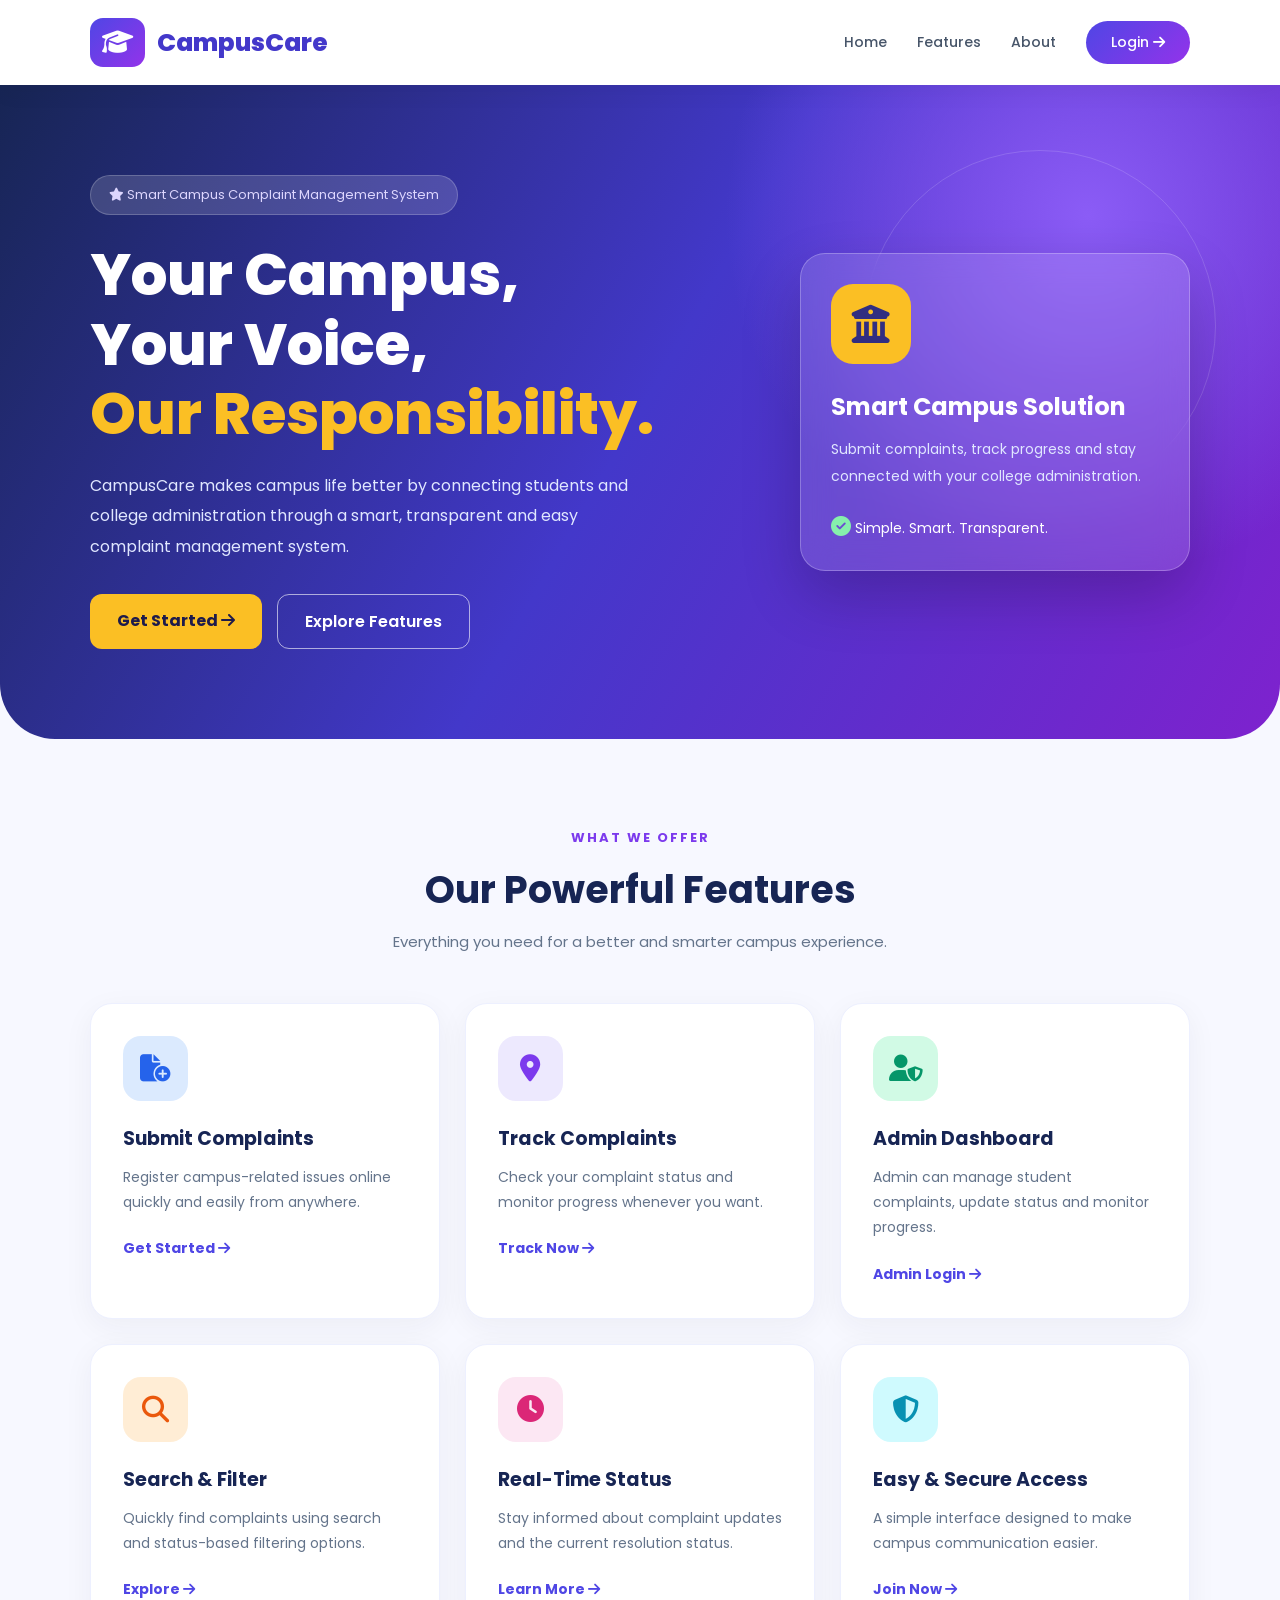
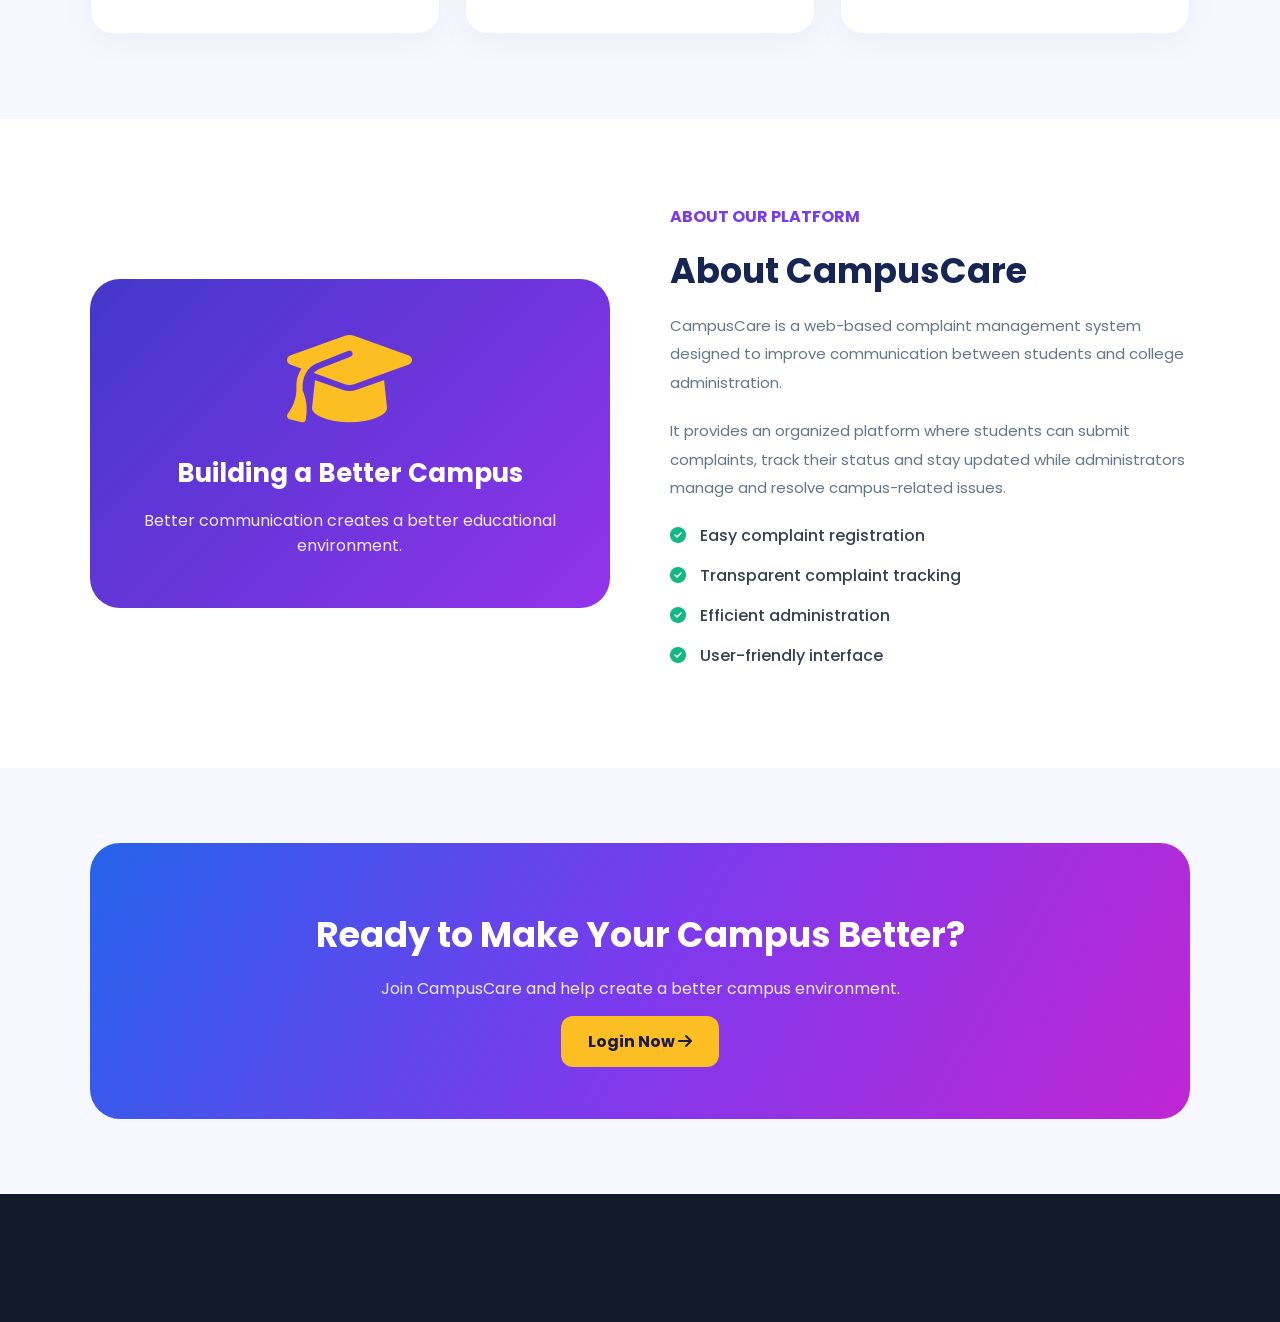
<file: index.html>
<!DOCTYPE html>
<html lang="en">
<head>
    <meta charset="UTF-8">
    <meta name="viewport" content="width=device-width, initial-scale=1.0">

    <meta name="description" content="CampusCare - Smart College Complaint Management System">

    <title>CampusCare | Smart Campus Solution</title>

    <link rel="preconnect" href="https://fonts.googleapis.com">
    <link rel="preconnect" href="https://fonts.gstatic.com" crossorigin>

    <link href="https://fonts.googleapis.com/css2?family=Poppins:wght@300;400;500;600;700;800&display=swap" rel="stylesheet">

    <link rel="stylesheet"
    href="https://cdnjs.cloudflare.com/ajax/libs/font-awesome/6.5.0/css/all.min.css">

    <style>
        * {
            margin: 0;
            padding: 0;
            box-sizing: border-box;
            font-family: 'Poppins', sans-serif;
        }

        html {
            scroll-behavior: smooth;
        }

        body {
            background: #f7f8ff;
            color: #1e293b;
            overflow-x: hidden;
        }

        a {
            text-decoration: none;
        }

        /* NAVBAR */

        .navbar {
            display: flex;
            justify-content: space-between;
            align-items: center;
            padding: 18px 7%;
            background: white;
            box-shadow: 0 4px 25px rgba(0,0,0,.06);
            position: sticky;
            top: 0;
            z-index: 1000;
        }

        .logo {
            display: flex;
            align-items: center;
            gap: 12px;
            font-size: 25px;
            font-weight: 800;
            color: #4338ca;
        }

        .logo i {
            background: linear-gradient(135deg,#4f46e5,#9333ea);
            color: white;
            padding: 12px;
            border-radius: 13px;
        }

        .nav-links {
            display: flex;
            gap: 30px;
            align-items: center;
        }

        .nav-links a {
            color: #475569;
            font-weight: 500;
            font-size: 14px;
            transition: .3s;
        }

        .nav-links a:hover {
            color: #7c3aed;
        }

        .nav-login {
            background: linear-gradient(135deg,#4f46e5,#9333ea);
            color: white !important;
            padding: 11px 25px;
            border-radius: 30px;
        }

        .menu-btn {
            display: none;
            border: none;
            background: none;
            font-size: 24px;
            color: #4338ca;
            cursor: pointer;
        }

        /* HERO SECTION */

        .hero {
            min-height: 580px;
            padding: 90px 7%;
            background:
                radial-gradient(circle at 85% 20%,#8b5cf6 0%,transparent 30%),
                linear-gradient(120deg,#172554,#4338ca,#7e22ce);
            display: flex;
            align-items: center;
            justify-content: space-between;
            gap: 40px;
            color: white;
            position: relative;
            overflow: hidden;
            border-radius: 0 0 55px 55px;
        }

        .hero::before {
            content: "";
            position: absolute;
            width: 350px;
            height: 350px;
            border: 1px solid rgba(255,255,255,.15);
            border-radius: 50%;
            right: 5%;
            top: 10%;
        }

        .hero-content {
            max-width: 650px;
            z-index: 1;
        }

        .hero-badge {
            display: inline-block;
            padding: 9px 18px;
            border-radius: 30px;
            background: rgba(255,255,255,.15);
            border: 1px solid rgba(255,255,255,.2);
            color: #ddd6fe;
            font-size: 13px;
            margin-bottom: 25px;
        }

        .hero h1 {
            font-size: clamp(35px,5vw,58px);
            line-height: 1.2;
            font-weight: 800;
            margin-bottom: 22px;
            color: white;
        }

        .hero h1 span {
            color: #fbbf24;
        }

        .hero p {
            font-size: 16px;
            line-height: 1.9;
            color: #e0e7ff;
            margin-bottom: 32px;
            max-width: 550px;
        }

        .hero-buttons {
            display: flex;
            gap: 15px;
            flex-wrap: wrap;
        }

        .btn-primary {
            background: #fbbf24;
            color: #1e1b4b;
            padding: 14px 27px;
            border-radius: 12px;
            font-weight: 700;
            transition: .3s;
        }

        .btn-secondary {
            border: 1px solid rgba(255,255,255,.6);
            color: white;
            padding: 14px 27px;
            border-radius: 12px;
            font-weight: 600;
            transition: .3s;
        }

        .btn-primary:hover,
        .btn-secondary:hover {
            transform: translateY(-4px);
        }

        /* HERO VISUAL */

        .hero-visual {
            width: 390px;
            min-width: 280px;
            z-index: 1;
        }

        .visual-card {
            background: rgba(255,255,255,.13);
            border: 1px solid rgba(255,255,255,.25);
            backdrop-filter: blur(15px);
            padding: 30px;
            border-radius: 25px;
            box-shadow: 0 25px 60px rgba(0,0,0,.2);
            animation: floating 4s ease-in-out infinite;
        }

        .visual-icon {
            width: 80px;
            height: 80px;
            background: #fbbf24;
            color: #312e81;
            display: grid;
            place-items: center;
            font-size: 38px;
            border-radius: 22px;
            margin-bottom: 25px;
        }

        .visual-card h2 {
            color: white;
            margin-bottom: 12px;
        }

        .visual-card p {
            color: #e0e7ff;
            font-size: 14px;
            margin-bottom: 0;
        }

        @keyframes floating {
            0%,100% { transform: translateY(0); }
            50% { transform: translateY(-15px); }
        }

        /* SECTION COMMON */

        .section {
            padding: 85px 7%;
        }

        .section-heading {
            text-align: center;
            margin-bottom: 50px;
        }

        .section-heading span {
            color: #7c3aed;
            font-size: 13px;
            font-weight: 700;
            text-transform: uppercase;
            letter-spacing: 2px;
        }

        .section-heading h2 {
            font-size: clamp(27px,4vw,38px);
            margin: 12px 0;
            color: #172554;
        }

        .section-heading p {
            color: #64748b;
            font-size: 15px;
        }

        /* FEATURES */

        .features {
            display: grid;
            grid-template-columns: repeat(3,1fr);
            gap: 25px;
        }

        .feature-card {
            background: white;
            border-radius: 22px;
            padding: 32px;
            border: 1px solid #edf0ff;
            box-shadow: 0 8px 30px rgba(30,41,59,.05);
            transition: .35s;
            position: relative;
            overflow: hidden;
        }

        .feature-card:hover {
            transform: translateY(-10px);
            box-shadow: 0 20px 45px rgba(79,70,229,.14);
        }

        .feature-icon {
            width: 65px;
            height: 65px;
            display: grid;
            place-items: center;
            font-size: 27px;
            border-radius: 18px;
            margin-bottom: 23px;
        }

        .icon-blue {
            background: #dbeafe;
            color: #2563eb;
        }

        .icon-purple {
            background: #ede9fe;
            color: #7c3aed;
        }

        .icon-green {
            background: #d1fae5;
            color: #059669;
        }

        .icon-orange {
            background: #ffedd5;
            color: #ea580c;
        }

        .icon-pink {
            background: #fce7f3;
            color: #db2777;
        }

        .icon-cyan {
            background: #cffafe;
            color: #0891b2;
        }

        .feature-card h3 {
            color: #172554;
            font-size: 19px;
            margin-bottom: 12px;
        }

        .feature-card p {
            color: #64748b;
            font-size: 14px;
            line-height: 1.8;
            margin-bottom: 20px;
        }

        .feature-card a {
            color: #4f46e5;
            font-weight: 700;
            font-size: 14px;
        }

        /* ABOUT */

        .about {
            background: white;
            display: grid;
            grid-template-columns: 1fr 1fr;
            gap: 60px;
            align-items: center;
        }

        .about-visual {
            background: linear-gradient(135deg,#4338ca,#9333ea);
            padding: 50px;
            border-radius: 30px;
            color: white;
            text-align: center;
        }

        .about-visual i {
            font-size: 100px;
            color: #fbbf24;
            margin-bottom: 25px;
        }

        .about-visual h3 {
            color: white;
            font-size: 26px;
        }

        .about-content h2 {
            font-size: 35px;
            color: #172554;
            margin: 15px 0;
        }

        .about-content p {
            color: #64748b;
            line-height: 1.9;
            font-size: 15px;
            margin-bottom: 20px;
        }

        .about-list {
            list-style: none;
        }

        .about-list li {
            margin: 15px 0;
            color: #334155;
            font-weight: 500;
        }

        .about-list i {
            color: #10b981;
            margin-right: 10px;
        }

        /* CTA */

        .cta {
            margin: 75px 7%;
            padding: 65px 30px;
            text-align: center;
            border-radius: 30px;
            color: white;
            background: linear-gradient(120deg,#2563eb,#7c3aed,#c026d3);
        }

        .cta h2 {
            font-size: 35px;
            color: white;
            margin-bottom: 15px;
        }

        .cta p {
            color: #ede9fe;
            margin-bottom: 28px;
        }

        /* FOOTER */

        footer {
            background: #111827;
            color: white;
            padding: 55px 7% 20px;
        }

        .footer-content {
            display: grid;
            grid-template-columns: 2fr 1fr 1fr;
            gap: 40px;
            margin-bottom: 35px;
        }

        .footer-content h3 {
            color: white;
            margin-bottom: 18px;
        }

        .footer-content p,
        .footer-content a {
            color: #cbd5e1;
            font-size: 14px;
            line-height: 2;
            display: block;
        }

        .footer-content a:hover {
            color: #a78bfa;
        }

        .footer-bottom {
            border-top: 1px solid #334155;
            padding-top: 20px;
            text-align: center;
            color: #94a3b8;
            font-size: 13px;
        }

        /* RESPONSIVE */

        @media(max-width:900px) {
            .hero {
                flex-direction: column;
                text-align: center;
                padding: 75px 6%;
            }

            .hero p {
                margin-left: auto;
                margin-right: auto;
            }

            .hero-buttons {
                justify-content: center;
            }

            .hero-visual {
                width: 100%;
                max-width: 400px;
            }

            .features {
                grid-template-columns: repeat(2,1fr);
            }

            .about {
                grid-template-columns: 1fr;
            }
        }

        @media(max-width:650px) {
            .menu-btn {
                display: block;
            }

            .nav-links {
                display: none;
                position: absolute;
                top: 75px;
                left: 0;
                width: 100%;
                padding: 25px;
                background: white;
                flex-direction: column;
                box-shadow: 0 10px 20px rgba(0,0,0,.1);
            }

            .nav-links.show {
                display: flex;
            }

            .features {
                grid-template-columns: 1fr;
            }

            .section {
                padding: 65px 6%;
            }

            .footer-content {
                grid-template-columns: 1fr;
            }

            .cta h2 {
                font-size: 27px;
            }

            .about-visual {
                padding: 35px 20px;
            }
        }
    </style>
</head>

<body>

<!-- NAVBAR -->

<header class="navbar">

    <a href="index.html" class="logo">
        <i class="fas fa-graduation-cap"></i>
        CampusCare
    </a>

    <button class="menu-btn" id="menuBtn"
    aria-label="Toggle navigation" aria-expanded="false">
        <i class="fas fa-bars"></i>
    </button>

    <nav class="nav-links" id="navLinks">
        <a href="#home">Home</a>
        <a href="#features">Features</a>
        <a href="#about">About</a>
        <a href="pages/login.html" class="nav-login">
            Login <i class="fas fa-arrow-right"></i>
        </a>
    </nav>

</header>


<!-- HERO SECTION -->

<section class="hero" id="home">

    <div class="hero-content">

        <div class="hero-badge">
            <i class="fas fa-star"></i>
            Smart Campus Complaint Management System
        </div>

        <h1>
            Your Campus,<br>
            Your Voice,<br>
            <span>Our Responsibility.</span>
        </h1>

        <p>
            CampusCare makes campus life better by connecting
            students and college administration through a smart,
            transparent and easy complaint management system.
        </p>

        <div class="hero-buttons">

            <a href="pages/login.html" class="btn-primary">
                Get Started
                <i class="fas fa-arrow-right"></i>
            </a>

            <a href="#features" class="btn-secondary">
                Explore Features
            </a>

        </div>

    </div>


    <div class="hero-visual">

        <div class="visual-card">

            <div class="visual-icon">
                <i class="fas fa-building-columns"></i>
            </div>

            <h2>Smart Campus Solution</h2>

            <p>
                Submit complaints, track progress and
                stay connected with your college administration.
            </p>

            <br>

            <i class="fas fa-check-circle"
            style="color:#86efac;font-size:20px;"></i>

            <span style="color:white;font-size:14px;">
                Simple. Smart. Transparent.
            </span>

        </div>

    </div>

</section>


<!-- FEATURES SECTION -->

<section class="section" id="features">

    <div class="section-heading">

        <span>What We Offer</span>

        <h2>Our Powerful Features</h2>

        <p>
            Everything you need for a better and smarter campus experience.
        </p>

    </div>


    <div class="features">


        <div class="feature-card">

            <div class="feature-icon icon-blue">
                <i class="fas fa-file-circle-plus"></i>
            </div>

            <h3>Submit Complaints</h3>

            <p>
                Register campus-related issues online
                quickly and easily from anywhere.
            </p>

            <a href="pages/login.html">
                Get Started <i class="fas fa-arrow-right"></i>
            </a>

        </div>


        <div class="feature-card">

            <div class="feature-icon icon-purple">
                <i class="fas fa-location-dot"></i>
            </div>

            <h3>Track Complaints</h3>

            <p>
                Check your complaint status and
                monitor progress whenever you want.
            </p>

            <a href="pages/login.html">
                Track Now <i class="fas fa-arrow-right"></i>
            </a>

        </div>


        <div class="feature-card">

            <div class="feature-icon icon-green">
                <i class="fas fa-user-shield"></i>
            </div>

            <h3>Admin Dashboard</h3>

            <p>
                Admin can manage student complaints,
                update status and monitor progress.
            </p>

            <a href="pages/login.html">
                Admin Login <i class="fas fa-arrow-right"></i>
            </a>

        </div>


        <div class="feature-card">

            <div class="feature-icon icon-orange">
                <i class="fas fa-magnifying-glass"></i>
            </div>

            <h3>Search & Filter</h3>

            <p>
                Quickly find complaints using search
                and status-based filtering options.
            </p>

            <a href="pages/login.html">
                Explore <i class="fas fa-arrow-right"></i>
            </a>

        </div>


        <div class="feature-card">

            <div class="feature-icon icon-pink">
                <i class="fas fa-clock"></i>
            </div>

            <h3>Real-Time Status</h3>

            <p>
                Stay informed about complaint updates
                and the current resolution status.
            </p>

            <a href="pages/login.html">
                Learn More <i class="fas fa-arrow-right"></i>
            </a>

        </div>


        <div class="feature-card">

            <div class="feature-icon icon-cyan">
                <i class="fas fa-shield-halved"></i>
            </div>

            <h3>Easy & Secure Access</h3>

            <p>
                A simple interface designed to make
                campus communication easier.
            </p>

            <a href="pages/login.html">
                Join Now <i class="fas fa-arrow-right"></i>
            </a>

        </div>


    </div>

</section>


<!-- ABOUT SECTION -->

<section class="section about" id="about">

    <div class="about-visual">

        <i class="fas fa-graduation-cap"></i>

        <h3>Building a Better Campus</h3>

        <p style="color:#ede9fe;margin-top:15px;">
            Better communication creates a better
            educational environment.
        </p>

    </div>


    <div class="about-content">

        <span style="color:#7c3aed;font-weight:700;">
            ABOUT OUR PLATFORM
        </span>

        <h2>About CampusCare</h2>

        <p>
            CampusCare is a web-based complaint management
            system designed to improve communication between
            students and college administration.
        </p>

        <p>
            It provides an organized platform where students
            can submit complaints, track their status and
            stay updated while administrators manage and
            resolve campus-related issues.
        </p>

        <ul class="about-list">

            <li>
                <i class="fas fa-circle-check"></i>
                Easy complaint registration
            </li>

            <li>
                <i class="fas fa-circle-check"></i>
                Transparent complaint tracking
            </li>

            <li>
                <i class="fas fa-circle-check"></i>
                Efficient administration
            </li>

            <li>
                <i class="fas fa-circle-check"></i>
                User-friendly interface
            </li>

        </ul>

    </div>

</section>


<!-- CTA SECTION -->

<section class="cta">

    <h2>Ready to Make Your Campus Better?</h2>

    <p>
        Join CampusCare and help create a better
        campus environment.
    </p>

    <a href="pages/login.html" class="btn-primary">
        Login Now <i class="fas fa-arrow-right"></i>
    </a>

</section>


<!-- FOOTER -->

<footer>

    <div class="footer-content">

        <div>

            <h3>
                <i class=
</file>
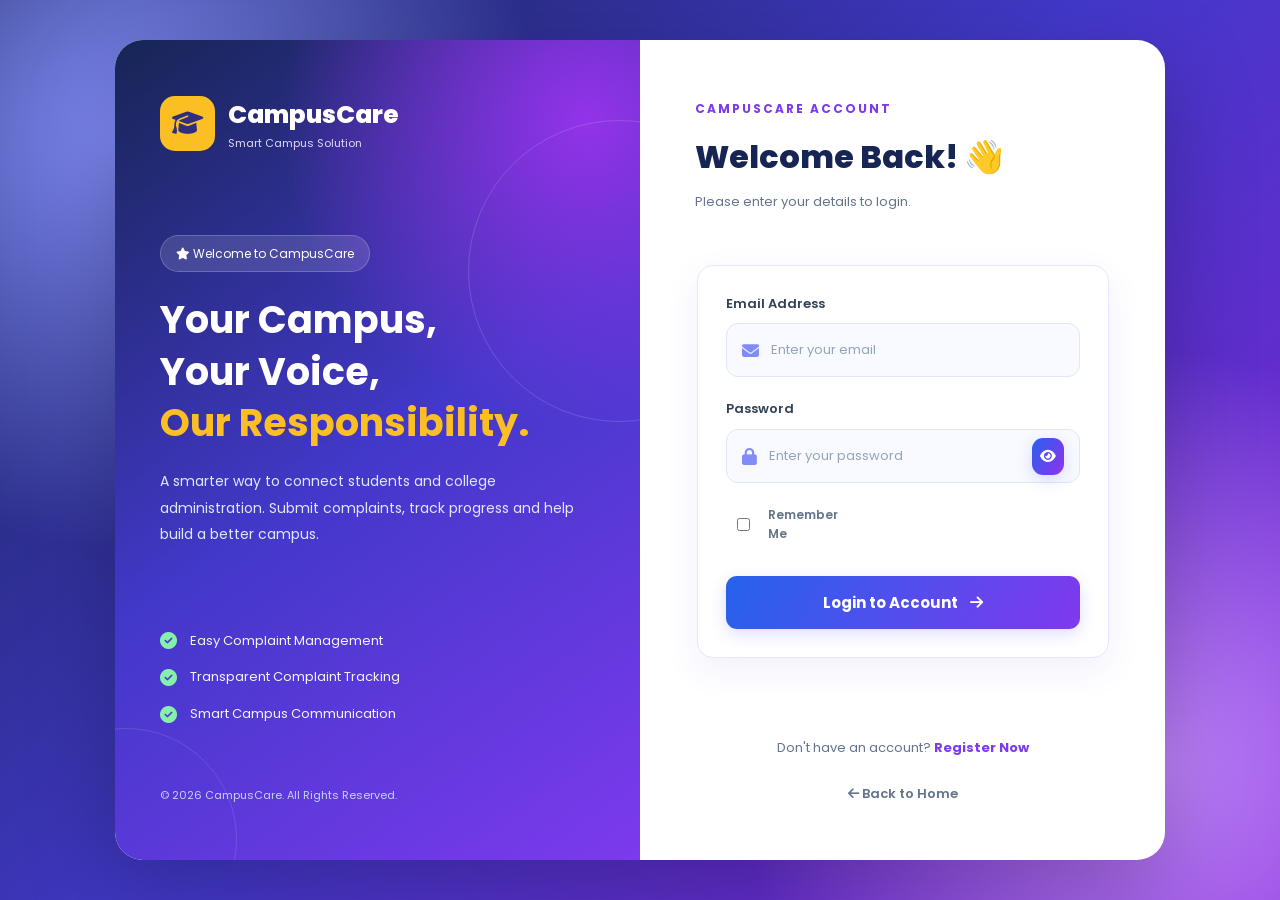
<file: admin.html>
<!DOCTYPE html>
<html lang="en">

<head>
    <meta charset="UTF-8">
    <meta name="viewport" content="width=device-width, initial-scale=1.0">

    <title>Admin Dashboard | CampusCare</title>

    <link rel="stylesheet" href="../style.css">

    <link rel="preconnect" href="https://fonts.googleapis.com">
    <link rel="preconnect" href="https://fonts.gstatic.com" crossorigin>
    <link href="https://fonts.googleapis.com/css2?family=Poppins:wght@400;500;600;700;800&display=swap" rel="stylesheet">

    <link rel="stylesheet"
          href="https://cdnjs.cloudflare.com/ajax/libs/font-awesome/6.5.0/css/all.min.css">

    <style>
        * {
            box-sizing: border-box;
            margin: 0;
            padding: 0;
        }

        body.dashboard-body {
            font-family: 'Poppins', sans-serif;
            background: #f4f6ff;
            color: #202747;
            min-height: 100vh;
        }

        .dashboard-header {
            background: linear-gradient(110deg, #4338ca, #6d28d9, #2563eb);
            color: white;
            padding: 18px 6%;
            display: flex;
            justify-content: space-between;
            align-items: center;
            box-shadow: 0 5px 20px rgba(67, 56, 202, 0.2);
        }

        .dashboard-header h2 {
            font-size: 23px;
            font-weight: 700;
            letter-spacing: .3px;
        }

        .dashboard-header h2 i {
            margin-right: 9px;
        }

        .logout-btn {
            border: 1px solid rgba(255,255,255,.5);
            background: rgba(255,255,255,.14);
            color: white;
            padding: 10px 20px;
            border-radius: 10px;
            font-family: inherit;
            font-weight: 600;
            cursor: pointer;
            transition: .3s;
        }

        .logout-btn:hover {
            background: white;
            color: #4338ca;
            transform: translateY(-2px);
        }

        .admin-main {
            width: 90%;
            max-width: 1450px;
            margin: 35px auto;
        }

        .admin-welcome {
            background: linear-gradient(115deg, #4338ca, #7c3aed, #2563eb);
            padding: 35px;
            border-radius: 22px;
            color: white;
            margin-bottom: 28px;
            position: relative;
            overflow: hidden;
            box-shadow: 0 12px 30px rgba(79, 70, 229, .18);
        }

        .admin-welcome::after {
            content: "\f0e4";
            font-family: "Font Awesome 6 Free";
            font-weight: 900;
            position: absolute;
            right: 55px;
            top: 20px;
            font-size: 105px;
            color: rgba(255,255,255,.12);
        }

        .admin-welcome h1 {
            font-size: 30px;
            margin-bottom: 8px;
            position: relative;
            z-index: 1;
        }

        .admin-welcome p {
            color: #e0e7ff;
            font-size: 14px;
            position: relative;
            z-index: 1;
        }

        .admin-stats {
            display: grid;
            grid-template-columns: repeat(5, minmax(0, 1fr));
            gap: 18px;
            margin-bottom: 32px;
        }

        .admin-card {
            background: white;
            padding: 23px 20px;
            border-radius: 17px;
            box-shadow: 0 5px 20px rgba(40, 50, 100, .06);
            border: 1px solid #edf0ff;
            transition: .3s;
            position: relative;
            overflow: hidden;
        }

        .admin-card:hover {
            transform: translateY(-6px);
            box-shadow: 0 12px 25px rgba(40, 50, 100, .11);
        }

        .admin-card .stat-icon {
            width: 43px;
            height: 43px;
            display: flex;
            justify-content: center;
            align-items: center;
            border-radius: 13px;
            font-size: 18px;
            margin-bottom: 15px;
        }

        .admin-card:nth-child(1) .stat-icon {
            background: #e0e7ff;
            color: #4338ca;
        }

        .admin-card:nth-child(2) .stat-icon {
            background: #dbeafe;
            color: #2563eb;
        }

        .admin-card:nth-child(3) .stat-icon {
            background: #fef3c7;
            color: #d97706;
        }

        .admin-card:nth-child(4) .stat-icon {
            background: #ede9fe;
            color: #7c3aed;
        }

        .admin-card:nth-child(5) .stat-icon {
            background: #dcfce7;
            color: #16a34a;
        }

        .admin-card h3 {
            font-size: 13px;
            color: #737b98;
            font-weight: 500;
            margin-bottom: 7px;
        }

        .admin-card h1 {
            font-size: 30px;
            font-weight: 700;
            color: #202747;
        }

        .admin-table-section {
            background: white;
            padding: 27px;
            border-radius: 20px;
            box-shadow: 0 5px 25px rgba(40, 50, 100, .06);
            border: 1px solid #edf0ff;
        }

        .section-heading {
            display: flex;
            justify-content: space-between;
            align-items: center;
            gap: 12px;
            margin-bottom: 22px;
        }

        .section-heading h2 {
            font-size: 21px;
            color: #252b50;
        }

        .section-heading span {
            background: #eef2ff;
            color: #4f46e5;
            padding: 7px 13px;
            border-radius: 20px;
            font-size: 12px;
            font-weight: 600;
        }

        .admin-filters {
            display: grid;
            grid-template-columns: 2fr 1fr 1fr 1fr auto;
            gap: 12px;
            margin-bottom: 22px;
            padding: 18px;
            background: #f8f9ff;
            border: 1px solid #edf0ff;
            border-radius: 14px;
        }

        .admin-filters input,
        .admin-filters select {
            width: 100%;
            min-width: 0;
            padding: 12px 13px;
            border: 1px solid #dce1f1;
            border-radius: 9px;
            background: white;
            color: #333b5c;
            font-family: inherit;
            font-size: 12px;
            outline: none;
            transition: .3s;
        }

        .admin-filters input:focus,
        .admin-filters select:focus {
            border-color: #6366f1;
            box-shadow: 0 0 0 3px rgba(99,102,241,.1);
        }

        #resetFilters {
            border: none;
            border-radius: 9px;
            padding: 11px 16px;
            background: linear-gradient(110deg, #4338ca, #7c3aed);
            color: white;
            font-family: inherit;
            font-weight: 600;
            font-size: 12px;
            cursor: pointer;
            transition: .3s;
            white-space: nowrap;
        }

        #resetFilters:hover {
            transform: translateY(-2px);
            box-shadow: 0 5px 15px rgba(79,70,229,.25);
        }

        .table-wrapper {
            width: 100%;
            overflow-x: auto;
            border: 1px solid #edf0ff;
            border-radius: 12px;
        }

        .complaints-table {
            width: 100%;
            min-width: 950px;
            border-collapse: collapse;
            background: white;
        }

        .complaints-table th {
            background: #f1f3ff;
            color: #4b5274;
            padding: 15px 13px;
            text-align: left;
            font-size: 12px;
            font-weight: 700;
            white-space: nowrap;
        }

        .complaints-table td {
            padding: 15px 13px;
            border-bottom: 1px solid #edf0f7;
            color: #555e7b;
            font-size: 12px;
        }

        .complaints-table tbody tr {
            transition: .2s;
        }

        .complaints-table tbody tr:hover {
            background: #f8f9ff;
        }

        .complaints-table tbody tr:last-child td {
            border-bottom: none;
        }

        @media (max-width: 1100px) {
            .admin-stats {
                grid-template-columns: repeat(3, 1fr);
            }

            .admin-filters {
                grid-template-columns: repeat(2, 1fr);
            }

            #resetFilters {
                grid-column: span 2;
            }
        }

        @media (max-width: 650px) {
            .dashboard-header {
                padding: 15px 5%;
            }

            .dashboard-header h2 {
                font-size: 18px;
            }

            .admin-main {
                width: 92%;
                margin: 22px auto;
            }

            .admin-welcome {
                padding: 25px 20px;
            }

            .admin-welcome h1 {
                font-size: 23px;
            }

            .admin-welcome::after {
                right: 15px;
                top: 25px;
                font-size: 65px;
            }

            .admin-stats {
                grid-template-columns: repeat(2, 1fr);
                gap: 12px;
            }

            .admin-card {
                padding: 17px 14px;
            }

            .admin-card h1 {
                font-size: 25px;
            }

            .admin-card h3 {
                font-size: 11px;
            }

            .admin-table-section {
                padding: 17px 12px;
            }

            .section-heading {
                align-items: flex-start;
                flex-direction: column;
            }

            .section-heading h2 {
                font-size: 18px;
            }

            .admin-filters {
                grid-template-columns: 1fr;
                padding: 13px;
            }

            #resetFilters {
                grid-column: auto;
            }
        }

        @media (max-width: 360px) {
            .admin-stats {
                grid-template-columns: 1fr;
            }
        }
    </style>
</head>

<body class="dashboard-body">

    <header class="dashboard-header">
        <h2><i class="fa-solid fa-shield-halved"></i> CampusCare Admin</h2>

        <button class="logout-btn" onclick="logout()">
            <i class="fa-solid fa-right-from-bracket"></i> Logout
        </button>
    </header>

    <main class="admin-main">

        <section class="admin-welcome">
            <h1>Admin Dashboard</h1>
            <p>Manage and monitor all student complaints from one place.</p>
        </section>

        <section class="admin-stats">

            <div class="admin-card">
                <div class="stat-icon"><i class="fa-solid fa-users"></i></div>
                <h3>Total Students</h3>
                <h1 id="totalStudents">0</h1>
            </div>

            <div class="admin-card">
                <div class="stat-icon"><i class="fa-solid fa-clipboard-list"></i></div>
                <h3>Total Complaints</h3>
                <h1 id="totalComplaints">0</h1>
            </div>

            <div class="admin-card">
                <div class="stat-icon"><i class="fa-solid fa-clock"></i></div>
                <h3>Pending</h3>
                <h1 id="pendingComplaints">0</h1>
            </div>

            <div class="admin-card">
                <div class="stat-icon"><i class="fa-solid fa-spinner"></i></div>
                <h3>In Progress</h3>
                <h1 id="progressComplaints">0</h1>
            </div>

            <div class="admin-card">
                <div class="stat-icon"><i class="fa-solid fa-circle-check"></i></div>
                <h3>Resolved</h3>
                <h1 id="resolvedComplaints">0</h1>
            </div>

        </section>

        <section class="admin-table-section">

            <div class="section-heading">
                <h2><i class="fa-solid fa-list-check"></i> All Student Complaints</h2>
                <span><i class="fa-solid fa-chart-simple"></i> Complaint Management</span>
            </div>

            <div class="admin-filters">

                <input
                    type="text"
                    id="searchComplaint"
                    placeholder="Search by ID, student name or subject..."
                >

                <select id="filterCategory">
                    <option value="">All Categories</option>
                    <option value="Classroom">Classroom</option>
                    <option value="Library">Library</option>
                    <option value="Hostel">Hostel</option>
                    <option value="Canteen">Canteen</option>
                    <option value="Computer Lab">Computer Lab</option>
                    <option value="Electrical">Electrical</option>
                    <option value="Sanitation">Sanitation</option>
                    <option value="Other">Other</option>
                </select>

                <select id="filterStatus">
                    <option value="">All Status</option>
                    <option value="Pending">Pending</option>
                    <option value="In Progress">In Progress</option>
                    <option value="Resolved">Resolved</option>
                </select>

                <select id="filterPriority">
                    <option value="">All Priorities</option>
                    <option value="Low">Low</option>
                    <option value="Medium">Medium</option>
                    <option value="High">High</option>
                </select>

                <button type="button" id="resetFilters">
                    <i class="fa-solid fa-rotate-left"></i> Reset Filters
                </button>

            </div>

            <div class="table-wrapper">
                <table class="complaints-table">

                    <thead>
                        <tr>
                            <th>Complaint ID</th>
                            <th>Student Name</th>
                            <th>Email</th>
                            <th>Category</th>
                            <th>Subject</th>
                            <th>Priority</th>
                            <th>Date</th>
                            <th>Status</th>
                        </tr>
                    </thead>

                    <tbody id="adminComplaintsTable">
                        <tr>
                            <td colspan="8">Loading complaints...</td>
                        </tr>
                    </tbody>

                </table>
            </div>

        </section>

    </main>

    <script src="../js/admin.js"></script>

</body>
</html>
</file>
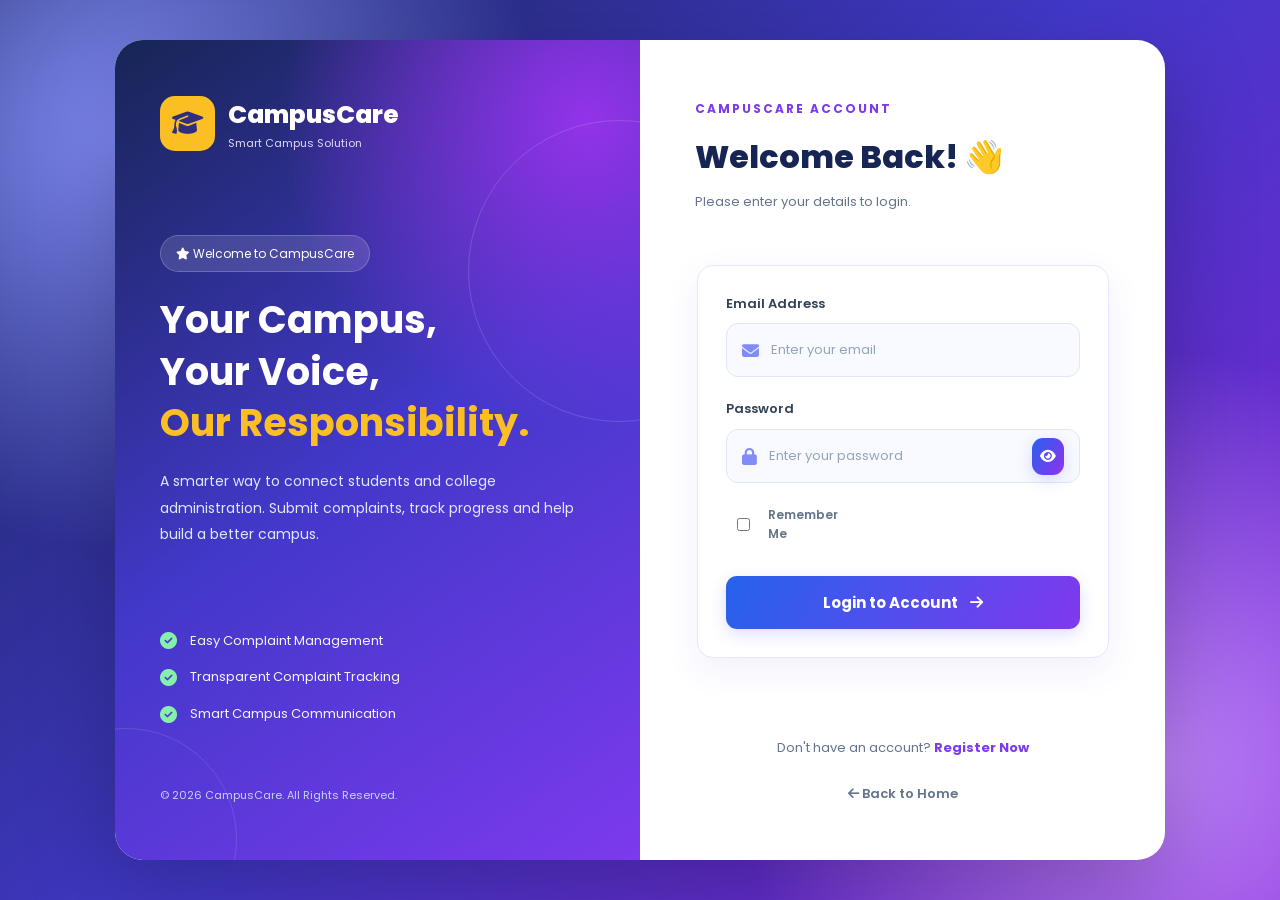
<file: complaint.html>
<!DOCTYPE html>
<html lang="en">

<head>

<meta charset="UTF-8">
<meta name="viewport" content="width=device-width, initial-scale=1.0">

<title>Submit Complaint | CampusCare</title>

<link rel="preconnect" href="https://fonts.googleapis.com">
<link rel="preconnect" href="https://fonts.gstatic.com" crossorigin>

<link href="https://fonts.googleapis.com/css2?family=Poppins:wght@400;500;600;700;800&display=swap" rel="stylesheet">

<link rel="stylesheet"
href="https://cdnjs.cloudflare.com/ajax/libs/font-awesome/6.5.0/css/all.min.css">

<link rel="stylesheet" href="../style.css">

<style>

/* GLOBAL */

* {
    margin: 0;
    padding: 0;
    box-sizing: border-box;
    font-family: 'Poppins', sans-serif;
}

body.dashboard-body {
    background: #f5f6ff;
    min-height: 100vh;
    color: #1e293b;
}

/* HEADER */

.dashboard-header {
    background: linear-gradient(110deg,#172554,#4338ca,#7c3aed);
    color: white;
    padding: 17px 5%;
    display: flex;
    justify-content: space-between;
    align-items: center;
    box-shadow: 0 5px 20px rgba(79,70,229,.2);
}

.dashboard-header h2 {
    color: white;
    font-size: 25px;
    font-weight: 800;
}

.dashboard-header h2 i {
    color: #fbbf24;
    margin-right: 9px;
}

.logout-btn {
    background: rgba(255,255,255,.15);
    color: white;
    border: 1px solid rgba(255,255,255,.35);
    padding: 10px 22px;
    border-radius: 10px;
    font-weight: 600;
    cursor: pointer;
    transition: .3s;
}

.logout-btn:hover {
    background: #ef4444;
}

/* MAIN */

.complaint-container {
    width: 92%;
    max-width: 1000px;
    margin: 35px auto;
}

/* HERO */

.complaint-hero {
    background:
        radial-gradient(circle at 90% 10%,#9333ea,transparent 35%),
        linear-gradient(120deg,#2563eb,#4338ca,#7c3aed);
    color: white;
    padding: 38px;
    border-radius: 22px;
    margin-bottom: 30px;
    box-shadow: 0 12px 30px rgba(79,70,229,.2);
    position: relative;
    overflow: hidden;
}

.complaint-hero::after {
    content: "✦";
    position: absolute;
    right: 45px;
    top: -30px;
    font-size: 150px;
    color: rgba(255,255,255,.12);
}

.complaint-hero h1 {
    color: white;
    font-size: clamp(27px,4vw,37px);
    margin: 12px 0;
    position: relative;
    z-index: 1;
}

.complaint-hero p {
    color: #e0e7ff;
    font-size: 14px;
    position: relative;
    z-index: 1;
}

.hero-label {
    display: inline-block;
    padding: 7px 15px;
    border-radius: 30px;
    background: rgba(255,255,255,.15);
    border: 1px solid rgba(255,255,255,.2);
    font-size: 12px;
}

/* FORM CARD */

.complaint-form-card {
    background: white;
    padding: 35px;
    border-radius: 22px;
    border: 1px solid #edf0ff;
    box-shadow: 0 10px 35px rgba(30,41,59,.06);
}

.form-title {
    margin-bottom: 28px;
    padding-bottom: 20px;
    border-bottom: 1px solid #edf0ff;
}

.form-title h2 {
    color: #172554;
    font-size: 22px;
    font-weight: 800;
}

.form-title p {
    color: #64748b;
    font-size: 13px;
    margin-top: 6px;
}

/* FORM GROUP */

.form-group {
    margin-bottom: 24px;
}

.form-group label {
    display: block;
    font-size: 13px;
    font-weight: 700;
    color: #334155;
    margin-bottom: 10px;
}

.form-group label i {
    color: #7c3aed;
    margin-right: 7px;
}

.form-control {
    width: 100%;
    padding: 14px 16px;
    background: #f8faff;
    border: 1.5px solid #e2e8f0;
    border-radius: 11px;
    outline: none;
    color: #172554;
    font-size: 13px;
    transition: .3s;
}

.form-control:focus {
    border-color: #7c3aed;
    background: white;
    box-shadow: 0 0 0 4px rgba(124,58,237,.1);
}

.form-control::placeholder {
    color: #94a3b8;
}

textarea.form-control {
    resize: vertical;
    min-height: 140px;
    line-height: 1.7;
}

/* CATEGORY SELECT */

#category {
    cursor: pointer;
}

/* PRIORITY OPTIONS */

.priority-options {
    display: grid;
    grid-template-columns: repeat(3,1fr);
    gap: 13px;
}

.priority-option {
    position: relative;
}

.priority-option input {
    position: absolute;
    opacity: 0;
    pointer-events: none;
}

.priority-option label {
    display: flex;
    align-items: center;
    justify-content: center;
    gap: 9px;
    padding: 14px 10px;
    border-radius: 12px;
    border: 1.5px solid #e2e8f0;
    background: #f8faff;
    cursor: pointer;
    font-size: 13px;
    transition: .3s;
}

.priority-option.low label {
    color: #059669;
}

.priority-option.medium label {
    color: #d97706;
}

.priority-option.high label {
    color: #dc2626;
}

.priority-option input:checked + label {
    box-shadow: 0 0 0 3px rgba(124,58,237,.10);
    border-color: #7c3aed;
    background: #f5f3ff;
}

/* SUBMIT BUTTON */

.submit-btn {
    width: 100%;
    padding: 16px;
    border: none;
    border-radius: 12px;
    background: linear-gradient(120deg,#4338ca,#7c3aed,#9333ea);
    color: white;
    font-size: 15px;
    font-weight: 700;
    cursor: pointer;
    box-shadow: 0 8px 20px rgba(124,58,237,.22);
    transition: .3s;
}

.submit-btn:hover {
    transform: translateY(-3px);
    box-shadow: 0 12px 28px rgba(124,58,237,.3);
}

.submit-btn i {
    margin-left: 9px;
}

/* MESSAGE */

#complaintMessage {
    text-align: center;
    margin-top: 17px;
    font-size: 13px;
    min-height: 20px;
}

/* INFO BOX */

.info-box {
    background: linear-gradient(120deg,#eef2ff,#faf5ff);
    border-left: 5px solid #7c3aed;
    padding: 18px;
    border-radius: 12px;
    margin-top: 25px;
}

.info-box h3 {
    color: #4338ca;
    font-size: 14px;
    margin-bottom: 6px;
}

.info-box p {
    color: #64748b;
    font-size: 12px;
    line-height: 1.8;
}

/* BACK BUTTON */

.back-btn {
    display: inline-flex;
    align-items: center;
    gap: 9px;
    margin-top: 25px;
    padding: 13px 23px;
    background: linear-gradient(120deg,#4338ca,#9333ea);
    color: white;
    border: none;
    border-radius: 11px;
    font-size: 13px;
    font-weight: 700;
    cursor: pointer;
    transition: .3s;
}

.back-btn:hover {
    transform: translateY(-3px);
}

/* FOOTER */

.complaint-footer {
    margin-top: 45px;
    padding: 22px;
    text-align: center;
    background: #172554;
    color: #cbd5e1;
    font-size: 12px;
}

/* RESPONSIVE */

@media(max-width:650px) {

    .dashboard-header {
        padding: 15px 4%;
    }

    .dashboard-header h2 {
        font-size: 20px;
    }

    .complaint-container {
        width: 93%;
        margin: 22px auto;
    }

    .complaint-hero {
        padding: 28px 20px;
    }

    .complaint-form-card {
        padding: 22px 17px;
    }

    .priority-options {
        grid-template-columns: 1fr;
    }

}

@media(prefers-reduced-motion:reduce) {
    *,
    *::before,
    *::after {
        animation-duration: .01ms !important;
        transition-duration: .01ms !important;
    }
}

</style>

</head>

<body class="dashboard-body">

<!-- HEADER -->

<header class="dashboard-header">

    <h2>
        <i class="fas fa-graduation-cap"></i>
        CampusCare
    </h2>

    <button class="logout-btn" onclick="logout()">
        <i class="fas fa-right-from-bracket"></i>
        Logout
    </button>

</header>


<main class="complaint-container">


    <!-- HERO -->

    <section class="complaint-hero">

        <span class="hero-label">
            <i class="fas fa-file-circle-plus"></i>
            Complaint Registration
        </span>

        <h1>
            Submit a Complaint
            <i class="fas fa-pen-to-square"></i>
        </h1>

        <p>
            Tell us about the issue you are facing in college.
            Your feedback helps us create a better campus.
        </p>

    </section>


    <!-- FORM -->

    <section class="complaint-form-card">

        <div class="form-title">

            <h2>
                <i class="fas fa-clipboard-list"
                style="color:#7c3aed;margin-right:8px;"></i>
                Complaint Details
            </h2>

            <p>
                Please fill in all the required information below.
            </p>

        </div>


        <!-- EXISTING FORM ID PRESERVED -->

        <form id="complaintForm">


            <!-- CATEGORY -->

            <div class="form-group">

                <label for="category">
                    <i class="fas fa-layer-group"></i>
                    Complaint Category
                </label>

                <select id="category" class="form-control" required>

                    <option value="">Select Category</option>
                    <option value="Classroom">🏫 Classroom</option>
                    <option value="Library">📚 Library</option>
                    <option value="Hostel">🏠 Hostel</option>
                    <option value="Canteen">🍽️ Canteen</option>
                    <option value="Computer Lab">💻 Computer Lab</option>
                    <option value="Electrical">⚡ Electrical</option>
                    <option value="Sanitation">🧹 Sanitation</option>
                    <option value="Other">📌 Other</option>

                </select>

            </div>


            <!-- SUBJECT -->

            <div class="form-group">

                <label for="title">
                    <i class="fas fa-heading"></i>
                    Complaint Subject
                </label>

                <input
                    type="text"
                    id="title"
                    class="form-control"
                    placeholder="Enter complaint subject"
                    maxlength="100"
                    required
                >

            </div>


            <!-- DESCRIPTION -->

            <div class="form-group">

                <label for="description">
                    <i class="fas fa-align-left"></i>
                    Complaint Description
                </label>

                <textarea
                    id="description"
                    class="form-control"
                    placeholder="Describe your problem in detail..."
                    rows="6"
                    maxlength="1000"
                    required
                ></textarea>

            </div>


            <!-- PRIORITY -->

            <div class="form-group">

                <label>
                    <i class="fas fa-flag"></i>
                    Select Complaint Priority
                </label>

                <div class="priority-options">

                    <div class="priority-option low">

                        <input
                            type="radio"
                            id="priorityLow"
                            name="priorityChoice"
                            value="Low"
                        >

                        <label for="priorityLow">
                            <i class="fas fa-circle-check"></i>
                            Low
                        </label>

                    </div>


                    <div class="priority-option medium">

                        <input
                            type="radio"
                            id="priorityMedium"
                            name="priorityChoice"
                            value="Medium"
                        >

                        <label for="priorityMedium">
                            <i class="fas fa-triangle-exclamation"></i>
                            Medium
                        </label>

                    </div>


                    <div class="priority-option high">

                        <input
                            type="radio"
                            id="priorityHigh"
                            name="priorityChoice"
                            value="High"
                        >

                        <label for="priorityHigh">
                            <i class="fas fa-circle-exclamation"></i>
                            High
                        </label>

                    </div>

                </div>

                <!-- EXISTING PRIORITY ID PRESERVED -->

                <select id="priority" class="form-control"
                style="margin-top:12px;" required>

                    <option value="">Confirm Priority</option>
                    <option value="Low">Low</option>
                    <option value="Medium">Medium</option>
                    <option value="High">High</option>

                </select>

            </div>


            <!-- SUBMIT -->

            <button type="submit" class="submit-btn">

                <i class="fas fa-paper-plane"></i>
                Submit Complaint

            </button>


            <!-- EXISTING MESSAGE ID PRESERVED -->

            <p id="complaintMessage"
            role="status" aria-live="polite"></p>


        </form>


        <div class="info-box">

            <h3>
                <i class="fas fa-circle-info"></i>
                Important Information
            </h3>

            <p>
                Please provide accurate information about your
                complaint. Your complaint will be registered
                and can be tracked through the My Complaints page.
            </p>

        </div>

    </section>


    <!-- BACK -->

    <button class="back-btn"
    onclick="location.href='dashboard.html'">

        <i class="fas fa-arrow-left"></i>
        Back to Dashboard

    </button>


</main>


<footer class="complaint-footer">

    <p>
        © 2026 CampusCare | Smart Campus Complaint Management System
    </p>

    <p style="margin-top:7px;">
        Made for a Better Campus
        <i class="fas fa-heart" style="color:#f43f5e;"></i>
    </p>

</footer>


<!-- PRIORITY VISUAL SELECTION SYNC -->

<script>

document.querySelectorAll(
    'input[name="priorityChoice"]'
).forEach(radio => {

    radio.addEventListener("change", function() {

        document.getElementById("priority").value = this.value;

    });

});

document.getElementById("priority").addEventListener("change", function() {

    const selected = this.value;

    document.querySelectorAll(
        'input[name="priorityChoice"]'
    ).forEach(radio => {

        radio.checked = radio.value === selected;

    });

});

</script>


<!-- EXISTING COMPLAINT JAVASCRIPT -->

<script src="../js/complaint.js"></script>

</body>
</html>
</file>
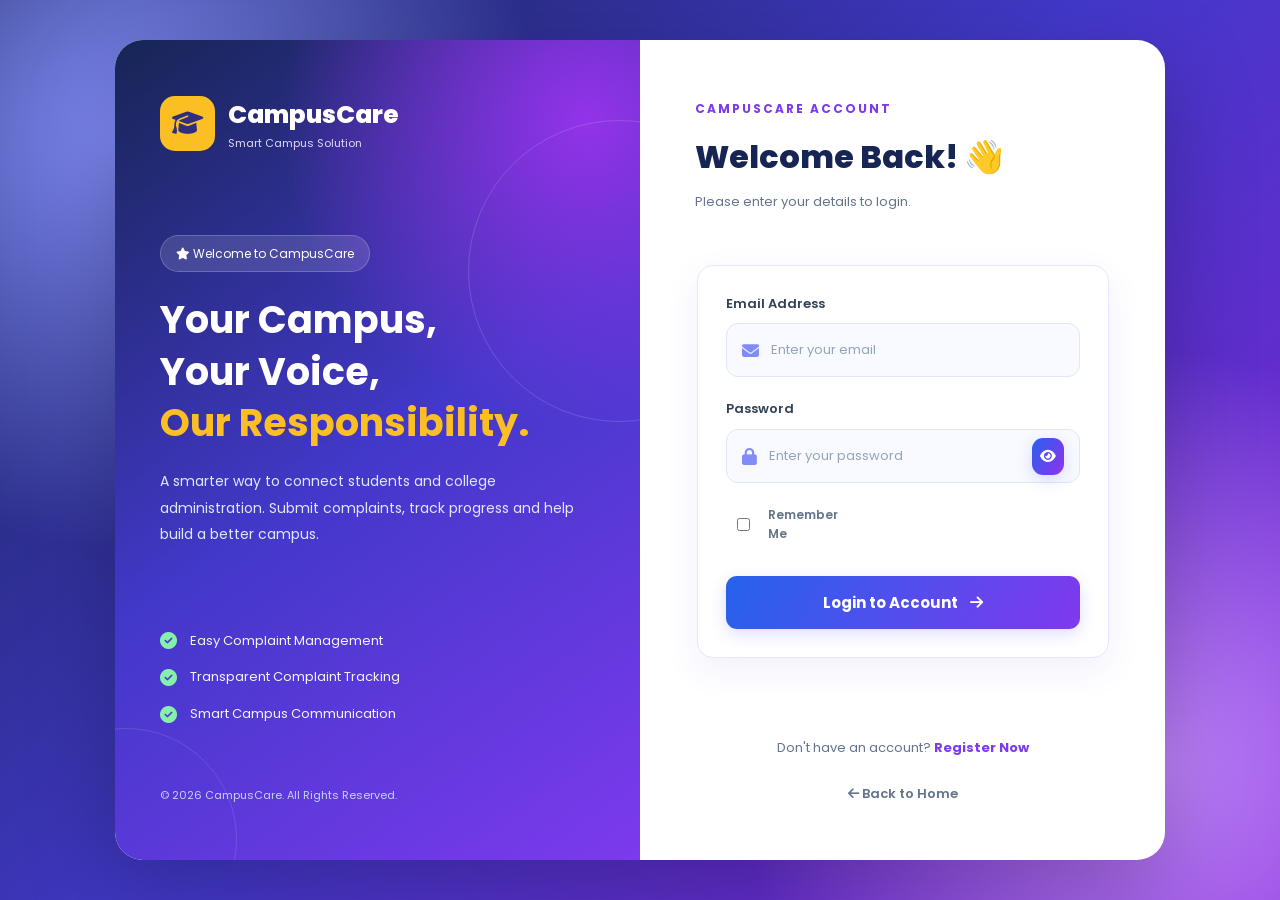
<file: dashboard.html>
<!DOCTYPE html>
<html lang="en">

<head>

<meta charset="UTF-8">
<meta name="viewport" content="width=device-width, initial-scale=1.0">

<title>Student Dashboard | CampusCare</title>

<link rel="preconnect" href="https://fonts.googleapis.com">
<link rel="preconnect" href="https://fonts.gstatic.com" crossorigin>

<link href="https://fonts.googleapis.com/css2?family=Poppins:wght@400;500;600;700;800&display=swap" rel="stylesheet">

<link rel="stylesheet"
href="https://cdnjs.cloudflare.com/ajax/libs/font-awesome/6.5.0/css/all.min.css">

<link rel="stylesheet" href="../style.css">

<style>

/* GLOBAL */

* {
    margin: 0;
    padding: 0;
    box-sizing: border-box;
    font-family: 'Poppins', sans-serif;
}

body.dashboard-body {
    background: #f5f6ff;
    color: #1e293b;
    min-height: 100vh;
}

/* HEADER */

.dashboard-header {
    background: linear-gradient(110deg,#172554,#4338ca,#7c3aed);
    color: white;
    padding: 17px 5%;
    display: flex;
    justify-content: space-between;
    align-items: center;
    box-shadow: 0 5px 20px rgba(79,70,229,.2);
}

.dashboard-header h2 {
    color: white;
    font-size: 25px;
    font-weight: 800;
}

.dashboard-header h2 i {
    color: #fbbf24;
    margin-right: 10px;
}

.logout-btn {
    background: rgba(255,255,255,.15);
    color: white;
    border: 1px solid rgba(255,255,255,.35);
    padding: 10px 22px;
    border-radius: 10px;
    font-weight: 600;
    cursor: pointer;
    transition: .3s;
}

.logout-btn:hover {
    background: #ef4444;
    border-color: #ef4444;
    transform: translateY(-2px);
}

/* MAIN */

.dashboard-main {
    width: 90%;
    max-width: 1250px;
    margin: 35px auto;
}

/* WELCOME */

.welcome-section {
    background:
        radial-gradient(circle at 90% 10%,#9333ea,transparent 35%),
        linear-gradient(120deg,#2563eb,#4338ca,#7c3aed);
    padding: 38px;
    border-radius: 22px;
    color: white;
    margin-bottom: 30px;
    position: relative;
    overflow: hidden;
    box-shadow: 0 12px 30px rgba(79,70,229,.2);
}

.welcome-section::after {
    content: "✦";
    position: absolute;
    right: 60px;
    top: -25px;
    font-size: 160px;
    color: rgba(255,255,255,.12);
}

.welcome-section h1 {
    color: white;
    font-size: clamp(25px,4vw,36px);
    font-weight: 800;
    margin-bottom: 10px;
    position: relative;
    z-index: 1;
}

.welcome-section h1 span {
    color: #fbbf24;
}

.welcome-section p {
    color: #e0e7ff;
    font-size: 14px;
    position: relative;
    z-index: 1;
}

/* SECTION TITLES */

.section-heading {
    color: #172554;
    font-size: 23px;
    font-weight: 800;
    margin-bottom: 20px;
}

.section-heading i {
    color: #7c3aed;
    margin-right: 9px;
}

/* STATISTICS */

.dashboard-stats {
    display: grid;
    grid-template-columns: repeat(3,1fr);
    gap: 22px;
    margin-bottom: 38px;
}

.stat-card {
    padding: 25px;
    border-radius: 19px;
    background: white;
    box-shadow: 0 7px 25px rgba(30,41,59,.06);
    border: 1px solid #edf0ff;
    position: relative;
    overflow: hidden;
    transition: .3s;
}

.stat-card:hover {
    transform: translateY(-7px);
    box-shadow: 0 15px 35px rgba(79,70,229,.13);
}

.stat-card:nth-child(1) {
    border-top: 5px solid #4f46e5;
}

.stat-card:nth-child(2) {
    border-top: 5px solid #f59e0b;
}

.stat-card:nth-child(3) {
    border-top: 5px solid #10b981;
}

.stat-icon {
    width: 52px;
    height: 52px;
    display: grid;
    place-items: center;
    border-radius: 15px;
    font-size: 22px;
    margin-bottom: 18px;
}

.stat-card:nth-child(1) .stat-icon {
    background: #ede9fe;
    color: #7c3aed;
}

.stat-card:nth-child(2) .stat-icon {
    background: #fef3c7;
    color: #d97706;
}

.stat-card:nth-child(3) .stat-icon {
    background: #d1fae5;
    color: #059669;
}

.stat-card h3 {
    color: #64748b;
    font-size: 14px;
    font-weight: 600;
    margin-bottom: 8px;
}

.stat-card h1 {
    color: #172554;
    font-size: 35px;
    font-weight: 800;
}

/* ACTION SECTION */

.dashboard-actions {
    display: grid;
    grid-template-columns: repeat(2,1fr);
    gap: 23px;
    margin-bottom: 40px;
}

.action-card {
    background: white;
    border-radius: 20px;
    padding: 30px;
    border: 1px solid #edf0ff;
    box-shadow: 0 7px 25px rgba(30,41,59,.05);
    transition: .3s;
    position: relative;
    overflow: hidden;
}

.action-card:hover {
    transform: translateY(-6px);
    box-shadow: 0 15px 35px rgba(79,70,229,.12);
}

.action-icon {
    width: 60px;
    height: 60px;
    display: grid;
    place-items: center;
    border-radius: 17px;
    font-size: 26px;
    margin-bottom: 20px;
}

.action-card:nth-child(1) .action-icon {
    background: #dbeafe;
    color: #2563eb;
}

.action-card:nth-child(2) .action-icon {
    background: #ede9fe;
    color: #7c3aed;
}

.action-card h2 {
    color: #172554;
    font-size: 19px;
    margin-bottom: 10px;
}

.action-card p {
    color: #64748b;
    font-size: 13px;
    line-height: 1.8;
    margin-bottom: 22px;
}

.action-card button {
    padding: 12px 22px;
    border: none;
    border-radius: 10px;
    color: white;
    font-weight: 700;
    font-size: 13px;
    cursor: pointer;
    background: linear-gradient(120deg,#4338ca,#9333ea);
    box-shadow: 0 5px 15px rgba(79,70,229,.2);
    transition: .3s;
}

.action-card:nth-child(2) button {
    background: linear-gradient(120deg,#0891b2,#2563eb);
}

.action-card button:hover {
    transform: translateY(-3px);
    box-shadow: 0 10px 22px rgba(79,70,229,.25);
}

/* RECENT COMPLAINTS */

.recent-section {
    background: white;
    padding: 30px;
    border-radius: 20px;
    border: 1px solid #edf0ff;
    box-shadow: 0 7px 25px rgba(30,41,59,.05);
    margin-bottom: 35px;
}

.recent-section h2 {
    color: #172554;
    font-size: 22px;
    margin-bottom: 22px;
}

.recent-section h2 i {
    color: #7c3aed;
    margin-right: 9px;
}

#recentComplaints {
    color: #64748b;
    font-size: 14px;
    line-height: 1.8;
}

#recentComplaints p {
    background: #f8faff;
    padding: 20px;
    border-radius: 12px;
    text-align: center;
}

/* GENERIC TABLE SUPPORT */

.recent-section table {
    width: 100%;
    border-collapse: collapse;
    min-width: 500px;
}

.recent-section th {
    background: #312e81;
    color: white;
    padding: 14px;
    text-align: left;
    font-size: 13px;
}

.recent-section td {
    padding: 13px;
    border-bottom: 1px solid #edf0ff;
    font-size: 13px;
}

.recent-section tr:hover td {
    background: #f5f3ff;
}

/* FOOTER */

.dashboard-footer {
    text-align: center;
    padding: 23px;
    background: #172554;
    color: #cbd5e1;
    font-size: 12px;
}

/* RESPONSIVE */

@media(max-width:800px) {

    .dashboard-stats {
        grid-template-columns: repeat(2,1fr);
    }

    .dashboard-main {
        width: 94%;
    }

}

@media(max-width:550px) {

    .dashboard-header {
        padding: 15px 4%;
    }

    .dashboard-header h2 {
        font-size: 20px;
    }

    .dashboard-main {
        width: 92%;
        margin: 22px auto;
    }

    .welcome-section {
        padding: 27px 20px;
    }

    .dashboard-stats {
        grid-template-columns: 1fr;
        gap: 15px;
    }

    .dashboard-actions {
        grid-template-columns: 1fr;
    }

    .stat-card {
        padding: 20px;
    }

    .action-card {
        padding: 23px;
    }

    .recent-section {
        padding: 20px;
        overflow-x: auto;
    }

}

@media(prefers-reduced-motion:reduce) {
    *,
    *::before,
    *::after {
        animation-duration: .01ms !important;
        transition-duration: .01ms !important;
    }
}

</style>

</head>

<body class="dashboard-body">

    <!-- HEADER -->

    <header class="dashboard-header">

        <h2>
            <i class="fas fa-graduation-cap"></i>
            CampusCare
        </h2>

        <button onclick="logout()" class="logout-btn">
            <i class="fas fa-right-from-bracket"></i>
            Logout
        </button>

    </header>


    <!-- MAIN DASHBOARD -->

    <main class="dashboard-main">


        <!-- WELCOME -->

        <section class="welcome-section">

            <h1>
                Welcome,
                <span id="studentName">Student</span>!
                👋
            </h1>

            <p>
                Manage and track your college complaints easily.
                We're here to make your campus better.
            </p>

        </section>


        <!-- STATISTICS -->

        <h2 class="section-heading">
            <i class="fas fa-chart-pie"></i>
            Your Complaint Overview
        </h2>


        <section class="dashboard-stats">

            <div class="stat-card">

                <div class="stat-icon">
                    <i class="fas fa-file-lines"></i>
                </div>

                <h3>Total Complaints</h3>

                <h1 id="totalComplaints">0</h1>

            </div>


            <div class="stat-card">

                <div class="stat-icon">
                    <i class="fas fa-clock"></i>
                </div>

                <h3>Pending Complaints</h3>

                <h1 id="pendingComplaints">0</h1>

            </div>


            <div class="stat-card">

                <div class="stat-icon">
                    <i class="fas fa-circle-check"></i>
                </div>

                <h3>Resolved Complaints</h3>

                <h1 id="resolvedComplaints">0</h1>

            </div>

        </section>


        <!-- QUICK ACTIONS -->

        <h2 class="section-heading">
            <i class="fas fa-bolt"></i>
            Quick Actions
        </h2>


        <section class="dashboard-actions">


            <div class="action-card">

                <div class="action-icon">
                    <i class="fas fa-file-circle-plus"></i>
                </div>

                <h2>Submit a Complaint</h2>

                <p>
                    Report any problem related to your college.
                    Submit your complaint quickly and easily.
                </p>

                <button onclick="location.href='complaint.html'">

                    Submit Complaint
                    <i class="fas fa-arrow-right"></i>

                </button>

            </div>


            <div class="action-card">

                <div class="action-icon">
                    <i class="fas fa-magnifying-glass-chart"></i>
                </div>

                <h2>Track Complaints</h2>

                <p>
                    Check the current status of your complaints
                    and stay updated about their progress.
                </p>

                <button onclick="location.href='my-complaints.html'">

                    View Complaints
                    <i class="fas fa-arrow-right"></i>

                </button>

            </div>


        </section>


        <!-- RECENT COMPLAINTS -->

        <section class="recent-section">

            <h2>
                <i class="fas fa-clock-rotate-left"></i>
                Recent Complaints
            </h2>

            <div id="recentComplaints">

                <p>
                    <i class="fas fa-inbox"></i>
                    No complaints submitted yet.
                </p>

            </div>

        </section>


    </main>


    <!-- FOOTER -->

    <footer class="dashboard-footer">

        <p>
            © 2026 CampusCare | Smart Campus Complaint Management System
        </p>

        <p style="margin-top:7px;">
            Made for a Better Campus
            <i class="fas fa-heart" style="color:#f43f5e;"></i>
        </p>

    </footer>


    <!-- EXISTING JAVASCRIPT - DO NOT REMOVE -->

    <script src="../js/dashboard.js"></script>

</body>
</html>
</file>
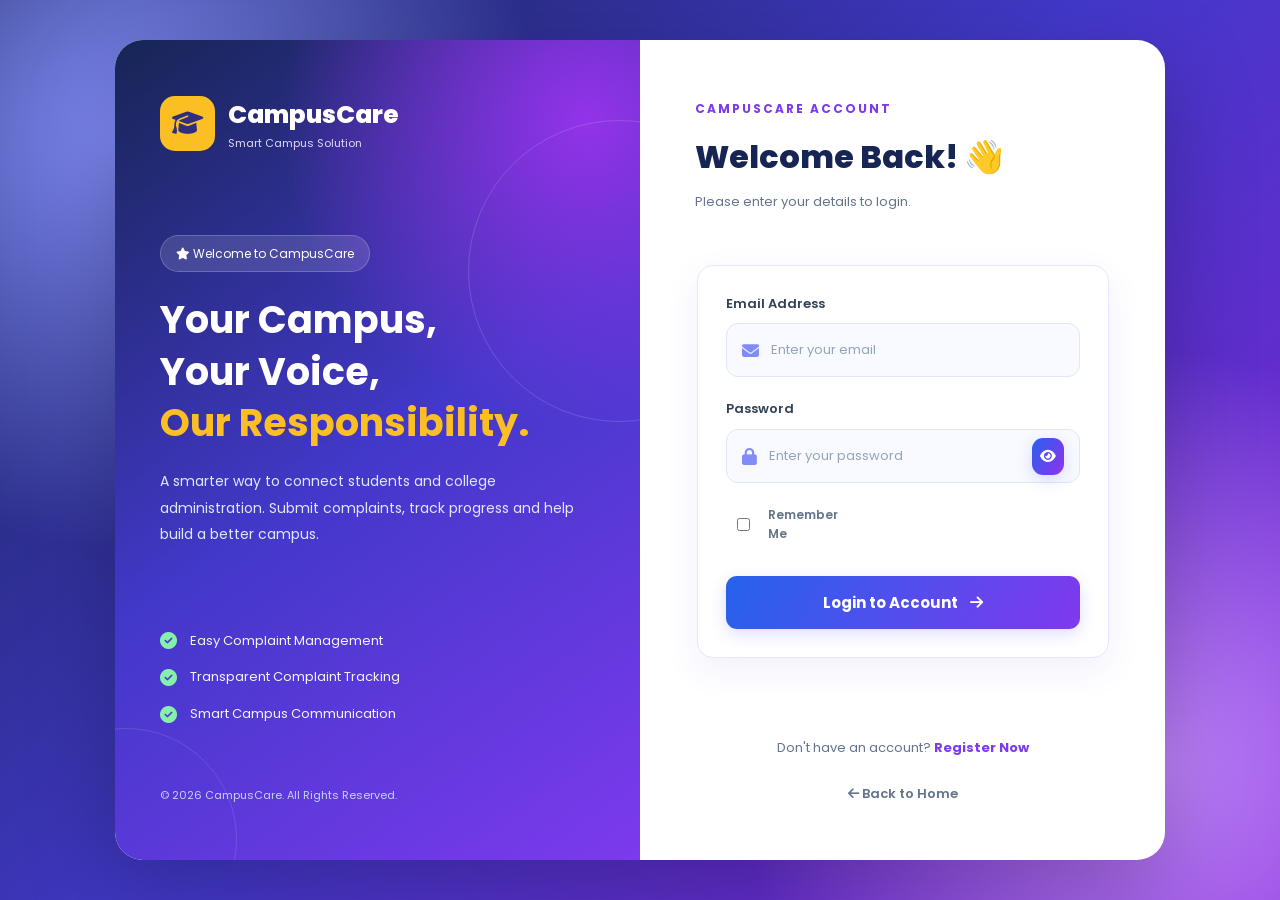
<file: login.html>
<!DOCTYPE html>
<html lang="en">

<head>
    <meta charset="UTF-8">
    <meta name="viewport" content="width=device-width, initial-scale=1.0">

    <title>Login | CampusCare</title>

    <link rel="preconnect" href="https://fonts.googleapis.com">
    <link rel="preconnect" href="https://fonts.gstatic.com" crossorigin>

    <link href="https://fonts.googleapis.com/css2?family=Poppins:wght@400;500;600;700;800&display=swap" rel="stylesheet">

    <link rel="stylesheet"
    href="https://cdnjs.cloudflare.com/ajax/libs/font-awesome/6.5.0/css/all.min.css">

    <link rel="stylesheet" href="../style.css">

    <style>

        * {
            margin: 0;
            padding: 0;
            box-sizing: border-box;
            font-family: 'Poppins', sans-serif;
        }

        body.login-page {
            min-height: 100vh;
            background:
                radial-gradient(circle at 10% 15%, #818cf8, transparent 30%),
                radial-gradient(circle at 90% 85%, #c084fc, transparent 30%),
                linear-gradient(135deg, #172554, #4338ca, #7e22ce);
            display: flex;
            justify-content: center;
            align-items: center;
            padding: 35px 20px;
        }

        .login-wrapper {
            width: 100%;
            max-width: 1050px;
            min-height: 620px;
            display: grid;
            grid-template-columns: 1fr 1fr;
            background: white;
            border-radius: 28px;
            overflow: hidden;
            box-shadow: 0 30px 90px rgba(0,0,0,.25);
            animation: appear .7s ease;
        }

        /* LEFT PANEL */

        .login-left {
            background:
                radial-gradient(circle at 90% 10%, #9333ea, transparent 35%),
                linear-gradient(145deg, #172554, #4338ca, #7c3aed);
            color: white;
            padding: 55px 45px;
            display: flex;
            flex-direction: column;
            justify-content: space-between;
            position: relative;
            overflow: hidden;
        }

        .login-left::before {
            content: "";
            position: absolute;
            width: 300px;
            height: 300px;
            border: 1px solid rgba(255,255,255,.15);
            border-radius: 50%;
            right: -130px;
            top: 80px;
        }

        .login-left::after {
            content: "";
            position: absolute;
            width: 220px;
            height: 220px;
            border: 1px solid rgba(255,255,255,.12);
            border-radius: 50%;
            left: -100px;
            bottom: -90px;
        }

        .brand {
            display: flex;
            align-items: center;
            gap: 13px;
            position: relative;
            z-index: 1;
        }

        .brand-icon {
            width: 55px;
            height: 55px;
            border-radius: 15px;
            background: #fbbf24;
            color: #312e81;
            display: grid;
            place-items: center;
            font-size: 25px;
        }

        .brand h2 {
            color: white;
            font-size: 25px;
            font-weight: 800;
        }

        .brand p {
            color: #ddd6fe;
            font-size: 11px;
        }

        .left-content {
            position: relative;
            z-index: 1;
            margin: 55px 0;
        }

        .welcome-label {
            display: inline-block;
            padding: 8px 15px;
            background: rgba(255,255,255,.13);
            border: 1px solid rgba(255,255,255,.2);
            border-radius: 30px;
            font-size: 12px;
            margin-bottom: 22px;
        }

        .left-content h1 {
            color: white;
            font-size: 38px;
            line-height: 1.35;
            margin-bottom: 20px;
        }

        .left-content h1 span {
            color: #fbbf24;
        }

        .left-content p {
            color: #e0e7ff;
            font-size: 14px;
            line-height: 1.9;
        }

        .login-benefits {
            position: relative;
            z-index: 1;
            display: flex;
            flex-direction: column;
            gap: 16px;
        }

        .benefit {
            display: flex;
            align-items: center;
            gap: 13px;
            color: #f1f5f9;
            font-size: 13px;
        }

        .benefit i {
            color: #86efac;
            font-size: 17px;
        }

        .left-footer {
            position: relative;
            z-index: 1;
            margin-top: 35px;
            color: #c7d2fe;
            font-size: 11px;
        }

        /* RIGHT PANEL */

        .login-right {
            padding: 55px 55px;
            display: flex;
            flex-direction: column;
            justify-content: center;
        }

        .form-heading {
            margin-bottom: 32px;
        }

        .form-heading .small-title {
            color: #7c3aed;
            font-size: 12px;
            font-weight: 700;
            letter-spacing: 2px;
        }

        .form-heading h2 {
            color: #172554;
            font-size: 32px;
            font-weight: 800;
            margin: 10px 0;
        }

        .form-heading p {
            color: #64748b;
            font-size: 13px;
        }

        /* INPUT FIELDS */

        .input-group {
            margin-bottom: 22px;
        }

        .input-group label {
            display: block;
            color: #334155;
            font-size: 13px;
            font-weight: 600;
            margin-bottom: 9px;
        }

        .input-box {
            display: flex;
            align-items: center;
            border: 1.5px solid #e2e8f0;
            background: #f8faff;
            border-radius: 12px;
            padding: 0 15px;
            transition: .3s;
        }

        .input-box:focus-within {
            border-color: #7c3aed;
            background: white;
            box-shadow: 0 0 0 4px rgba(124,58,237,.1);
        }

        .input-box > i {
            color: #818cf8;
            font-size: 17px;
        }

        .input-box input {
            width: 100%;
            border: none;
            outline: none;
            background: transparent;
            padding: 16px 12px;
            color: #172554;
            font-size: 13px;
            min-width: 0;
        }

        .input-box input:focus {
            box-shadow: none;
        }

        .input-box input::placeholder {
            color: #94a3b8;
        }

        .toggle-password {
            border: none;
            background: transparent;
            color: #64748b;
            cursor: pointer;
            padding: 8px;
        }

        .toggle-password:hover {
            color: #7c3aed;
        }

        /* OPTIONS */

        .form-options {
            display: flex;
            align-items: center;
            justify-content: space-between;
            margin: 5px 0 25px;
            gap: 10px;
        }

        .remember {
            display: flex;
            align-items: center;
            gap: 7px;
            font-size: 12px;
            color: #64748b;
        }

        .remember input {
            accent-color: #7c3aed;
        }

        /* LOGIN BUTTON */

        .login-button {
            width: 100%;
            padding: 15px;
            border: none;
            border-radius: 12px;
            background: linear-gradient(120deg,#4338ca,#7c3aed,#9333ea);
            color: white;
            font-size: 15px;
            font-weight: 700;
            cursor: pointer;
            box-shadow: 0 8px 20px rgba(124,58,237,.25);
            transition: .3s;
        }

        .login-button:hover {
            transform: translateY(-3px);
            box-shadow: 0 12px 28px rgba(124,58,237,.35);
        }

        .login-button i {
            margin-left: 9px;
        }

        /* MESSAGE */

        #message {
            font-size: 13px;
            text-align: center;
            margin-top: 15px;
            min-height: 20px;
        }

        /* REGISTER */

        .register-text {
            text-align: center;
            margin-top: 25px;
            color: #64748b;
            font-size: 13px;
        }

        .register-text a {
            color: #7c3aed;
            font-weight: 700;
        }

        .register-text a:hover {
            text-decoration: underline;
        }

        .back-home {
            display: block;
            text-align: center;
            margin-top: 25px;
            color: #64748b;
            font-size: 13px;
            font-weight: 600;
        }

        .back-home:hover {
            color: #7c3aed;
        }

        @keyframes appear {
            from {
                opacity: 0;
                transform: translateY(20px);
            }
            to {
                opacity: 1;
                transform: translateY(0);
            }
        }

        /* RESPONSIVE */

        @media(max-width:800px) {

            .login-wrapper {
                max-width: 480px;
                grid-template-columns: 1fr;
            }

            .login-left {
                padding: 35px;
            }

            .left-content {
                margin: 35px 0 20px;
            }

            .left-content h1 {
                font-size: 30px;
            }

            .login-benefits {
                display: none;
            }

            .left-footer {
                margin-top: 15px;
            }

            .login-right {
                padding: 40px 30px;
            }
        }

        @media(max-width:420px) {

            body.login-page {
                padding: 12px;
            }

            .login-wrapper {
                border-radius: 20px;
            }

            .login-left {
                padding: 25px;
            }

            .login-right {
                padding: 32px 22px;
            }

            .form-heading h2 {
                font-size: 27px;
            }

            .form-options {
                flex-wrap: wrap;
            }
        }

    </style>

</head>

<body class="login-page">

    <div class="login-wrapper">

        <!-- LEFT PANEL -->

        <div class="login-left">

            <div class="brand">

                <div class="brand-icon">
                    <i class="fas fa-graduation-cap"></i>
                </div>

                <div>
                    <h2>CampusCare</h2>
                    <p>Smart Campus Solution</p>
                </div>

            </div>


            <div class="left-content">

                <div class="welcome-label">
                    <i class="fas fa-star"></i>
                    Welcome to CampusCare
                </div>

                <h1>
                    Your Campus,<br>
                    Your Voice,<br>
                    <span>Our Responsibility.</span>
                </h1>

                <p>
                    A smarter way to connect students and
                    college administration. Submit complaints,
                    track progress and help build a better campus.
                </p>

            </div>


            <div class="login-benefits">

                <div class="benefit">
                    <i class="fas fa-circle-check"></i>
                    Easy Complaint Management
                </div>

                <div class="benefit">
                    <i class="fas fa-circle-check"></i>
                    Transparent Complaint Tracking
                </div>

                <div class="benefit">
                    <i class="fas fa-circle-check"></i>
                    Smart Campus Communication
                </div>

            </div>


            <div class="left-footer">
                © 2026 CampusCare. All Rights Reserved.
            </div>

        </div>


        <!-- RIGHT PANEL -->

        <div class="login-right">

            <div class="form-heading">

                <span class="small-title">
                    CAMPUSCARE ACCOUNT
                </span>

                <h2>Welcome Back! 👋</h2>

                <p>
                    Please enter your details to login.
                </p>

            </div>


            <!-- KEEP EXISTING FORM ID -->

            <form id="loginForm">

                <div class="input-group">

                    <label for="email">
                        Email Address
                    </label>

                    <div class="input-box">

                        <i class="fas fa-envelope"></i>

                        <input
                            type="email"
                            id="email"
                            placeholder="Enter your email"
                            autocomplete="email"
                            required
                        >

                    </div>

                </div>


                <div class="input-group">

                    <label for="password">
                        Password
                    </label>

                    <div class="input-box">

                        <i class="fas fa-lock"></i>

                        <input
                            type="password"
                            id="password"
                            placeholder="Enter your password"
                            autocomplete="current-password"
                            required
                        >

                        <button
                            type="button"
                            class="toggle-password"
                            id="togglePassword"
                            aria-label="Show password"
                        >
                            <i class="fas fa-eye"></i>
                        </button>

                    </div>

                </div>


                <div class="form-options">

                    <label class="remember">
                        <input type="checkbox" id="rememberMe">
                        Remember Me
                    </label>

                </div>


                <button type="submit" class="login-button">
                    Login to Account
                    <i class="fas fa-arrow-right"></i>
                </button>

            </form>


            <!-- KEEP EXISTING MESSAGE ID -->

            <p id="message" role="status" aria-live="polite"></p>


            <div class="register-text">

                Don't have an account?

                <a href="register.html">
                    Register Now
                </a>

            </div>


            <a href="../index.html" class="back-home">

                <i class="fas fa-arrow-left"></i>
                Back to Home

            </a>

        </div>

    </div>


    <!-- PASSWORD SHOW / HIDE -->

    <script>

        const passwordInput =
            document.getElementById("password");

        const togglePassword =
            document.getElementById("togglePassword");

        togglePassword.addEventListener("click", function() {

            const isHidden =
                passwordInput.type === "password";

            passwordInput.type =
                isHidden ? "text" : "password";

            togglePassword.innerHTML = isHidden
                ? '<i class="fas fa-eye-slash"></i>'
                : '<i class="fas fa-eye"></i>';

            togglePassword.setAttribute(
                "aria-label",
                isHidden ? "Hide password" : "Show password"
            );

        });

    </script>


    <!-- EXISTING AUTHENTICATION JAVASCRIPT -->

    <script src="../js/auth.js"></script>

</body>
</html>
</file>
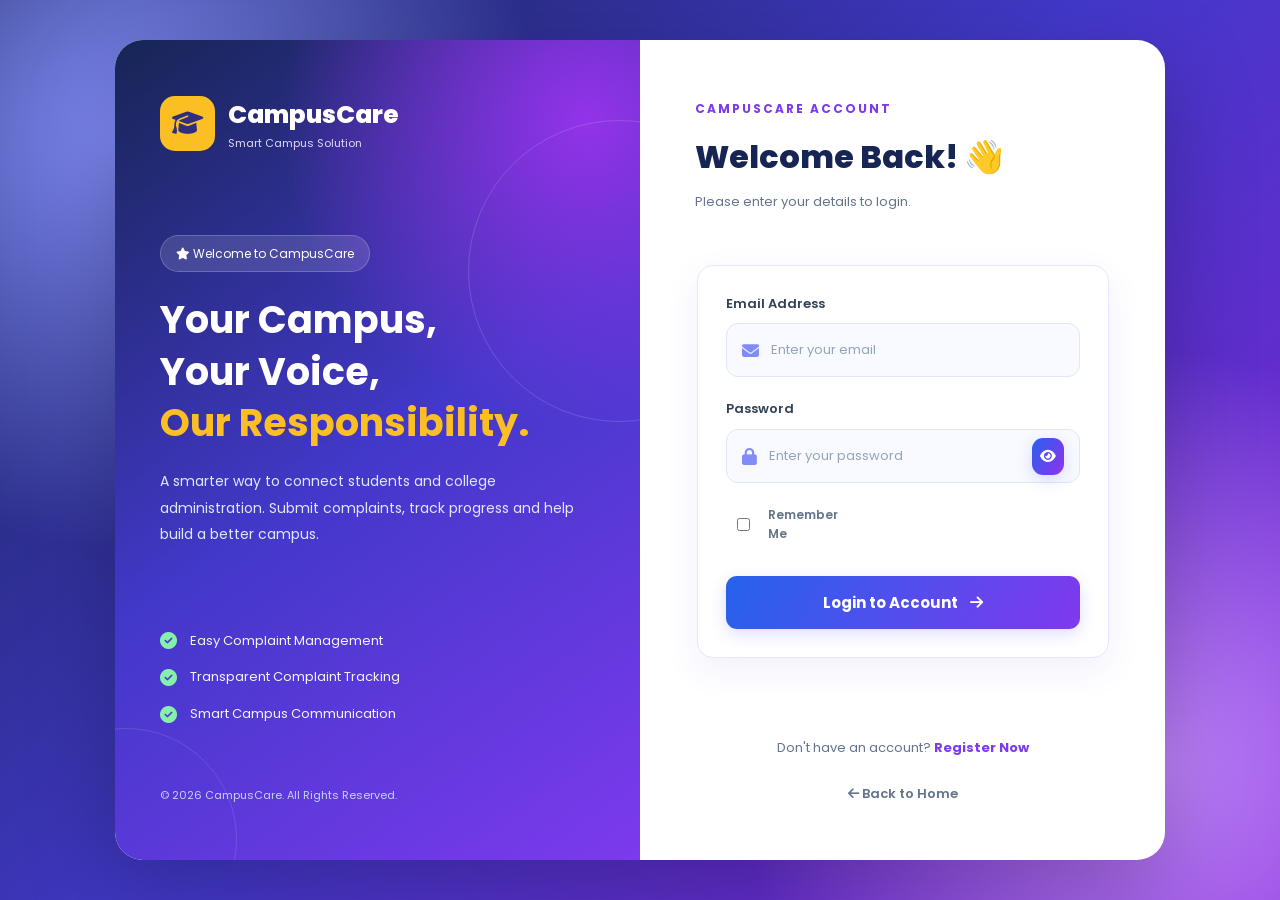
<file: my-complaints.html>
<!DOCTYPE html>
<html lang="en">

<head>

<meta charset="UTF-8">
<meta name="viewport" content="width=device-width, initial-scale=1.0">

<title>My Complaints | CampusCare</title>

<link rel="preconnect" href="https://fonts.googleapis.com">
<link rel="preconnect" href="https://fonts.gstatic.com" crossorigin>

<link href="https://fonts.googleapis.com/css2?family=Poppins:wght@400;500;600;700;800&display=swap" rel="stylesheet">

<link rel="stylesheet"
href="https://cdnjs.cloudflare.com/ajax/libs/font-awesome/6.5.0/css/all.min.css">

<link rel="stylesheet" href="../style.css">

<style>

/* GLOBAL */

* {
    margin: 0;
    padding: 0;
    box-sizing: border-box;
    font-family: 'Poppins', sans-serif;
}

body.dashboard-body {
    background: #f5f6ff;
    color: #1e293b;
    min-height: 100vh;
}

/* HEADER */

.dashboard-header {
    background: linear-gradient(110deg,#172554,#4338ca,#7c3aed);
    color: white;
    padding: 17px 5%;
    display: flex;
    justify-content: space-between;
    align-items: center;
    box-shadow: 0 5px 20px rgba(79,70,229,.2);
}

.dashboard-header h2 {
    color: white;
    font-size: 25px;
    font-weight: 800;
}

.dashboard-header h2 i {
    color: #fbbf24;
    margin-right: 9px;
}

.logout-btn {
    background: rgba(255,255,255,.15);
    color: white;
    border: 1px solid rgba(255,255,255,.35);
    padding: 10px 22px;
    border-radius: 10px;
    font-weight: 600;
    cursor: pointer;
    transition: .3s;
}

.logout-btn:hover {
    background: #ef4444;
}

/* MAIN CONTAINER */

.tracking-container {
    width: 92%;
    max-width: 1250px;
    margin: 35px auto;
}

/* HERO */

.tracking-hero {
    background:
        radial-gradient(circle at 90% 10%,#9333ea,transparent 35%),
        linear-gradient(120deg,#2563eb,#4338ca,#7c3aed);
    padding: 38px;
    border-radius: 23px;
    color: white;
    margin-bottom: 35px;
    box-shadow: 0 12px 30px rgba(79,70,229,.2);
    position: relative;
    overflow: hidden;
}

.tracking-hero::after {
    content: "✦";
    position: absolute;
    right: 55px;
    top: -35px;
    font-size: 160px;
    color: rgba(255,255,255,.12);
}

.tracking-hero h1 {
    color: white;
    font-size: clamp(27px,4vw,38px);
    font-weight: 800;
    margin-bottom: 10px;
    position: relative;
    z-index: 1;
}

.tracking-hero p {
    color: #e0e7ff;
    font-size: 14px;
    position: relative;
    z-index: 1;
}

.hero-label {
    display: inline-block;
    background: rgba(255,255,255,.15);
    border: 1px solid rgba(255,255,255,.2);
    padding: 7px 15px;
    border-radius: 30px;
    font-size: 12px;
    margin-bottom: 15px;
}

/* SECTION HEADING */

.section-title {
    font-size: 23px;
    font-weight: 800;
    color: #172554;
    margin-bottom: 20px;
}

.section-title i {
    color: #7c3aed;
    margin-right: 9px;
}

/* SUMMARY CARDS */

.tracking-summary {
    display: grid;
    grid-template-columns: repeat(4,1fr);
    gap: 20px;
    margin-bottom: 38px;
}

.tracking-card {
    background: white;
    padding: 23px;
    border-radius: 19px;
    border: 1px solid #edf0ff;
    box-shadow: 0 7px 25px rgba(30,41,59,.06);
    transition: .3s;
    position: relative;
    overflow: hidden;
}

.tracking-card:hover {
    transform: translateY(-7px);
    box-shadow: 0 15px 35px rgba(79,70,229,.13);
}

.tracking-card:nth-child(1) {
    border-top: 5px solid #4f46e5;
}

.tracking-card:nth-child(2) {
    border-top: 5px solid #f59e0b;
}

.tracking-card:nth-child(3) {
    border-top: 5px solid #0ea5e9;
}

.tracking-card:nth-child(4) {
    border-top: 5px solid #10b981;
}

.tracking-icon {
    width: 50px;
    height: 50px;
    border-radius: 14px;
    display: grid;
    place-items: center;
    font-size: 21px;
    margin-bottom: 17px;
}

.tracking-card:nth-child(1) .tracking-icon {
    background: #ede9fe;
    color: #7c3aed;
}

.tracking-card:nth-child(2) .tracking-icon {
    background: #fef3c7;
    color: #d97706;
}

.tracking-card:nth-child(3) .tracking-icon {
    background: #e0f2fe;
    color: #0284c7;
}

.tracking-card:nth-child(4) .tracking-icon {
    background: #d1fae5;
    color: #059669;
}

.tracking-card h3 {
    color: #64748b;
    font-size: 13px;
    font-weight: 600;
    margin-bottom: 8px;
}

.tracking-card h2 {
    color: #172554;
    font-size: 34px;
    font-weight: 800;
}

/* HISTORY SECTION */

.complaints-list-section {
    background: white;
    padding: 28px;
    border-radius: 20px;
    border: 1px solid #edf0ff;
    box-shadow: 0 7px 25px rgba(30,41,59,.05);
    margin-bottom: 30px;
}

.complaints-list-section h2 {
    color: #172554;
    font-size: 22px;
    font-weight: 800;
    margin-bottom: 22px;
}

.complaints-list-section h2 i {
    color: #7c3aed;
    margin-right: 9px;
}

/* TABLE */

.table-wrapper {
    width: 100%;
    overflow-x: auto;
    border-radius: 13px;
    border: 1px solid #edf0ff;
}

.complaints-table {
    width: 100%;
    min-width: 750px;
    border-collapse: collapse;
    background: white;
}

.complaints-table th {
    background: linear-gradient(110deg,#312e81,#5b21b6);
    color: white;
    padding: 17px 15px;
    text-align: left;
    font-size: 12px;
    font-weight: 700;
    white-space: nowrap;
}

.complaints-table td {
    padding: 16px 15px;
    border-bottom: 1px solid #edf0ff;
    color: #475569;
    font-size: 13px;
}

.complaints-table tbody tr {
    transition: .2s;
}

.complaints-table tbody tr:nth-child(even) {
    background: #fafaff;
}

.complaints-table tbody tr:hover {
    background: #f0edff;
}

/* STATUS BADGES */

.status {
    display: inline-block;
    padding: 6px 12px;
    border-radius: 30px;
    font-size: 11px;
    font-weight: 700;
}

.pending {
    background: #fef3c7;
    color: #92400e;
}

.in-progress {
    background: #dbeafe;
    color: #1d4ed8;
}

.resolved {
    background: #d1fae5;
    color: #047857;
}

.rejected {
    background: #fee2e2;
    color: #b91c1c;
}

/* PRIORITY */

.low {
    color: #059669;
    background: #d1fae5;
}

.medium {
    color: #b45309;
    background: #fef3c7;
}

.high {
    color: #dc2626;
    background: #fee2e2;
}

/* EMPTY STATE */

.empty-state {
    text-align: center;
    padding: 35px 15px;
    color: #64748b;
}

.empty-state i {
    display: block;
    font-size: 45px;
    color: #a78bfa;
    margin-bottom: 15px;
}

.empty-state h3 {
    color: #334155;
    margin-bottom: 7px;
}

/* BACK BUTTON */

.back-btn {
    display: inline-flex;
    align-items: center;
    gap: 10px;
    background: linear-gradient(120deg,#4338ca,#9333ea);
    color: white;
    border: none;
    padding: 13px 25px;
    border-radius: 11px;
    font-size: 13px;
    font-weight: 700;
    cursor: pointer;
    box-shadow: 0 6px 18px rgba(79,70,229,.2);
    transition: .3s;
}

.back-btn:hover {
    transform: translateY(-3px);
    box-shadow: 0 10px 25px rgba(79,70,229,.3);
}

/* FOOTER */

.tracking-footer {
    margin-top: 45px;
    padding: 22px;
    text-align: center;
    background: #172554;
    color: #cbd5e1;
    font-size: 12px;
}

/* RESPONSIVE */

@media(max-width:1000px) {
    .tracking-summary {
        grid-template-columns: repeat(2,1fr);
    }
}

@media(max-width:550px) {

    .dashboard-header {
        padding: 15px 4%;
    }

    .dashboard-header h2 {
        font-size: 20px;
    }

    .tracking-container {
        width: 92%;
        margin: 22px auto;
    }

    .tracking-hero {
        padding: 28px 20px;
    }

    .tracking-summary {
        grid-template-columns: 1fr 1fr;
        gap: 12px;
    }

    .tracking-card {
        padding: 17px;
    }

    .tracking-card h2 {
        font-size: 28px;
    }

    .tracking-card h3 {
        font-size: 11px;
    }

    .complaints-list-section {
        padding: 17px;
    }

}

@media(max-width:350px) {
    .tracking-summary {
        grid-template-columns: 1fr;
    }
}

@media(prefers-reduced-motion:reduce) {
    *,
    *::before,
    *::after {
        animation-duration: .01ms !important;
        transition-duration: .01ms !important;
    }
}

</style>

</head>

<body class="dashboard-body">

<!-- HEADER -->

<header class="dashboard-header">

    <h2>
        <i class="fas fa-graduation-cap"></i>
        CampusCare
    </h2>

    <button class="logout-btn" onclick="logout()">
        <i class="fas fa-right-from-bracket"></i>
        Logout
    </button>

</header>


<main class="tracking-container">


    <!-- HERO -->

    <section class="tracking-hero">

        <span class="hero-label">
            <i class="fas fa-chart-line"></i>
            Complaint Management
        </span>

        <h1>
            My Complaints
            <i class="fas fa-file-circle-check"></i>
        </h1>

        <p>
            Track your college complaints, monitor progress
            and stay updated with every resolution.
        </p>

    </section>


    <!-- SUMMARY -->

    <h2 class="section-title">
        <i class="fas fa-chart-pie"></i>
        Complaint Overview
    </h2>


    <section class="tracking-summary">


        <div class="tracking-card">

            <div class="tracking-icon">
                <i class="fas fa-file-lines"></i>
            </div>

            <h3>Total Complaints</h3>

            <h2 id="totalCount">0</h2>

        </div>


        <div class="tracking-card">

            <div class="tracking-icon">
                <i class="fas fa-clock"></i>
            </div>

            <h3>Pending</h3>

            <h2 id="pendingCount">0</h2>

        </div>


        <div class="tracking-card">

            <div class="tracking-icon">
                <i class="fas fa-spinner"></i>
            </div>

            <h3>In Progress</h3>

            <h2 id="progressCount">0</h2>

        </div>


        <div class="tracking-card">

            <div class="tracking-icon">
                <i class="fas fa-circle-check"></i>
            </div>

            <h3>Resolved</h3>

            <h2 id="resolvedCount">0</h2>

        </div>

    </section>


    <!-- COMPLAINT HISTORY -->

    <section class="complaints-list-section">

        <h2>
            <i class="fas fa-clock-rotate-left"></i>
            Complaint History
        </h2>

        <div class="table-wrapper">

            <table class="complaints-table">

                <thead>

                    <tr>
                        <th>Complaint ID</th>
                        <th>Subject</th>
                        <th>Category</th>
                        <th>Priority</th>
                        <th>Date</th>
                        <th>Status</th>
                    </tr>

                </thead>

                <tbody id="complaintsTableBody">

                    <tr>
                        <td colspan="6" style="text-align:center;padding:30px;">
                            <i class="fas fa-spinner fa-spin"></i>
                            Loading complaints...
                        </td>
                    </tr>

                </tbody>

            </table>

        </div>

    </section>


    <!-- BACK BUTTON -->

    <button class="back-btn"
    onclick="location.href='dashboard.html'">

        <i class="fas fa-arrow-left"></i>
        Back to Dashboard

    </button>


</main>


<footer class="tracking-footer">

    <p>
        © 2026 CampusCare | Smart Campus Complaint Management System
    </p>

    <p style="margin-top:7px;">
        Made for a Better Campus
        <i class="fas fa-heart" style="color:#f43f5e;"></i>
    </p>

</footer>


<!-- EXISTING JAVASCRIPT PRESERVED -->

<script src="../js/my-complaints.js"></script>

</body>
</html>
</file>
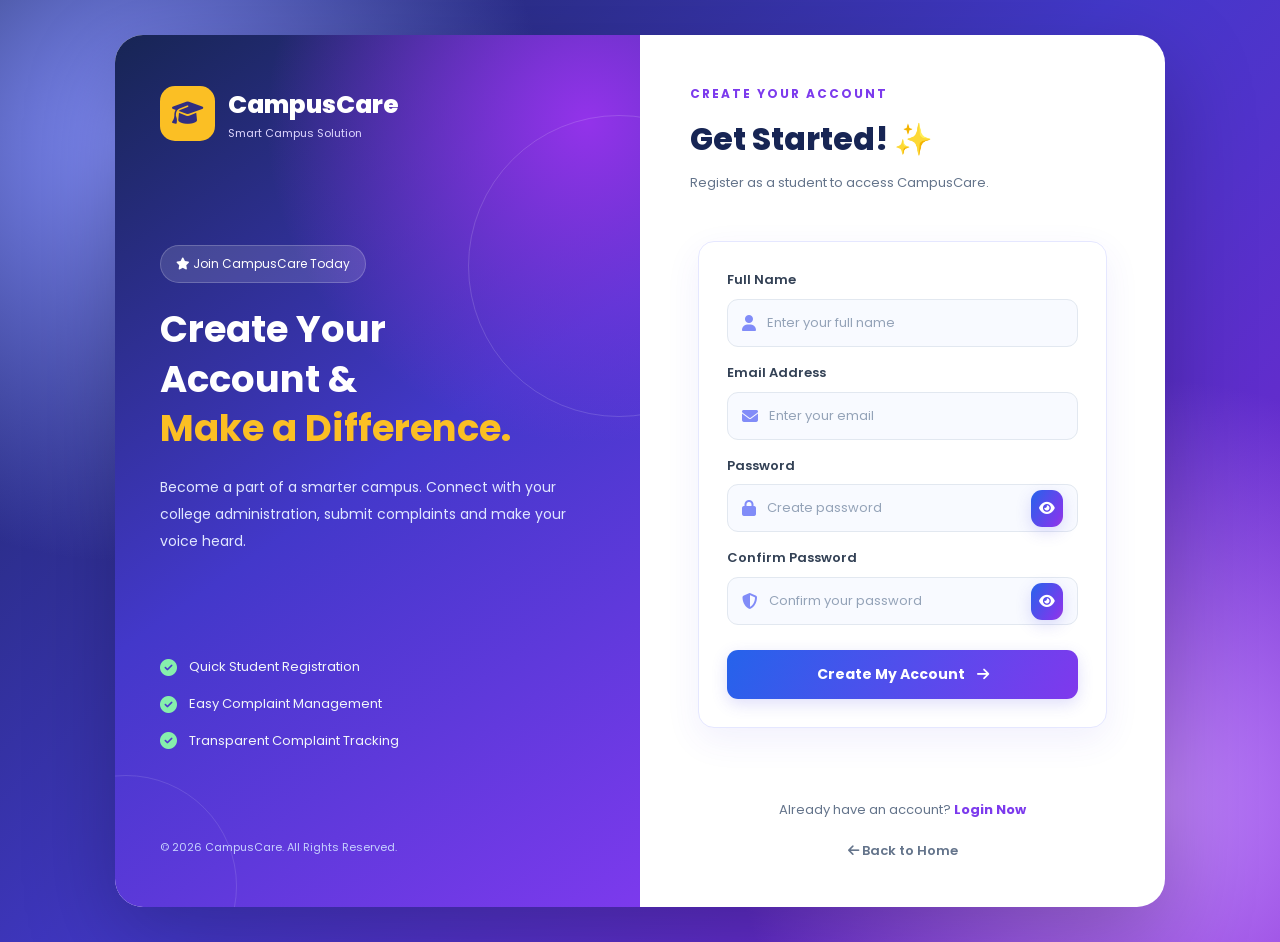
<file: register.html>
<!DOCTYPE html>
<html lang="en">

<head>
    <meta charset="UTF-8">
    <meta name="viewport" content="width=device-width, initial-scale=1.0">

    <title>Register | CampusCare</title>

    <link rel="preconnect" href="https://fonts.googleapis.com">
    <link rel="preconnect" href="https://fonts.gstatic.com" crossorigin>

    <link href="https://fonts.googleapis.com/css2?family=Poppins:wght@400;500;600;700;800&display=swap" rel="stylesheet">

    <link rel="stylesheet"
    href="https://cdnjs.cloudflare.com/ajax/libs/font-awesome/6.5.0/css/all.min.css">

    <link rel="stylesheet" href="../style.css">

    <style>

        * {
            margin: 0;
            padding: 0;
            box-sizing: border-box;
            font-family: 'Poppins', sans-serif;
        }

        body.register-page {
            min-height: 100vh;
            padding: 35px 20px;
            display: flex;
            align-items: center;
            justify-content: center;

            background:
                radial-gradient(circle at 10% 15%, #818cf8, transparent 30%),
                radial-gradient(circle at 90% 85%, #c084fc, transparent 30%),
                linear-gradient(135deg,#172554,#4338ca,#7e22ce);
        }

        .register-wrapper {
            width: 100%;
            max-width: 1050px;
            min-height: 650px;
            display: grid;
            grid-template-columns: 1fr 1fr;
            background: white;
            border-radius: 28px;
            overflow: hidden;
            box-shadow: 0 30px 90px rgba(0,0,0,.25);
            animation: appear .7s ease;
        }

        /* LEFT PANEL */

        .register-left {
            padding: 50px 45px;
            color: white;
            background:
                radial-gradient(circle at 90% 10%,#9333ea,transparent 35%),
                linear-gradient(145deg,#172554,#4338ca,#7c3aed);

            display: flex;
            flex-direction: column;
            justify-content: space-between;
            position: relative;
            overflow: hidden;
        }

        .register-left::before {
            content: "";
            position: absolute;
            width: 300px;
            height: 300px;
            border: 1px solid rgba(255,255,255,.15);
            border-radius: 50%;
            right: -130px;
            top: 80px;
        }

        .register-left::after {
            content: "";
            position: absolute;
            width: 220px;
            height: 220px;
            border: 1px solid rgba(255,255,255,.12);
            border-radius: 50%;
            left: -100px;
            bottom: -90px;
        }

        .brand {
            display: flex;
            align-items: center;
            gap: 13px;
            position: relative;
            z-index: 1;
        }

        .brand-icon {
            width: 55px;
            height: 55px;
            background: #fbbf24;
            color: #312e81;
            border-radius: 15px;
            display: grid;
            place-items: center;
            font-size: 25px;
        }

        .brand h2 {
            color: white;
            font-size: 25px;
            font-weight: 800;
        }

        .brand p {
            color: #ddd6fe;
            font-size: 11px;
        }

        .left-content {
            position: relative;
            z-index: 1;
            margin: 45px 0;
        }

        .welcome-label {
            display: inline-block;
            padding: 8px 15px;
            background: rgba(255,255,255,.13);
            border: 1px solid rgba(255,255,255,.2);
            border-radius: 30px;
            font-size: 12px;
            margin-bottom: 22px;
        }

        .left-content h1 {
            color: white;
            font-size: 37px;
            line-height: 1.35;
            margin-bottom: 20px;
        }

        .left-content h1 span {
            color: #fbbf24;
        }

        .left-content p {
            color: #e0e7ff;
            font-size: 14px;
            line-height: 1.9;
        }

        .benefits {
            position: relative;
            z-index: 1;
            display: flex;
            flex-direction: column;
            gap: 16px;
        }

        .benefit {
            display: flex;
            align-items: center;
            gap: 12px;
            color: #f1f5f9;
            font-size: 13px;
        }

        .benefit i {
            color: #86efac;
            font-size: 17px;
        }

        .left-footer {
            position: relative;
            z-index: 1;
            margin-top: 30px;
            color: #c7d2fe;
            font-size: 11px;
        }

        /* RIGHT PANEL */

        .register-right {
            padding: 45px 50px;
            display: flex;
            flex-direction: column;
            justify-content: center;
        }

        .form-heading {
            margin-bottom: 27px;
        }

        .small-title {
            color: #7c3aed;
            font-size: 12px;
            font-weight: 700;
            letter-spacing: 2px;
        }

        .form-heading h2 {
            color: #172554;
            font-size: 31px;
            font-weight: 800;
            margin: 9px 0;
        }

        .form-heading p {
            color: #64748b;
            font-size: 13px;
        }

        /* INPUTS */

        .input-group {
            margin-bottom: 16px;
        }

        .input-group label {
            display: block;
            color: #334155;
            font-size: 13px;
            font-weight: 600;
            margin-bottom: 8px;
        }

        .input-box {
            display: flex;
            align-items: center;
            border: 1.5px solid #e2e8f0;
            background: #f8faff;
            border-radius: 11px;
            padding: 0 14px;
            transition: .3s;
        }

        .input-box:focus-within {
            border-color: #7c3aed;
            background: white;
            box-shadow: 0 0 0 4px rgba(124,58,237,.1);
        }

        .input-box > i {
            color: #818cf8;
            font-size: 16px;
        }

        .input-box input {
            width: 100%;
            min-width: 0;
            border: none;
            outline: none;
            background: transparent;
            padding: 13px 11px;
            font-size: 13px;
            color: #172554;
        }

        .input-box input:focus {
            box-shadow: none;
        }

        .input-box input::placeholder {
            color: #94a3b8;
        }

        .toggle-password {
            border: none;
            background: transparent;
            color: #64748b;
            cursor: pointer;
            padding: 8px;
        }

        .toggle-password:hover {
            color: #7c3aed;
        }

        /* BUTTON */

        .register-button {
            width: 100%;
            padding: 14px;
            margin-top: 9px;
            border: none;
            border-radius: 12px;
            background: linear-gradient(120deg,#4338ca,#7c3aed,#9333ea);
            color: white;
            font-size: 14px;
            font-weight: 700;
            cursor: pointer;
            box-shadow: 0 8px 20px rgba(124,58,237,.25);
            transition: .3s;
        }

        .register-button:hover {
            transform: translateY(-3px);
            box-shadow: 0 12px 28px rgba(124,58,237,.35);
        }

        .register-button i {
            margin-left: 9px;
        }

        /* MESSAGE */

        #message {
            min-height: 20px;
            text-align: center;
            font-size: 13px;
            margin-top: 12px;
        }

        /* LINKS */

        .login-text {
            text-align: center;
            color: #64748b;
            font-size: 13px;
            margin-top: 20px;
        }

        .login-text a {
            color: #7c3aed;
            font-weight: 700;
        }

        .login-text a:hover {
            text-decoration: underline;
        }

        .back-home {
            display: block;
            text-align: center;
            margin-top: 20px;
            color: #64748b;
            font-size: 13px;
            font-weight: 600;
        }

        .back-home:hover {
            color: #7c3aed;
        }

        @keyframes appear {
            from {
                opacity: 0;
                transform: translateY(20px);
            }
            to {
                opacity: 1;
                transform: translateY(0);
            }
        }

        /* MOBILE */

        @media(max-width:800px) {

            .register-wrapper {
                max-width: 480px;
                grid-template-columns: 1fr;
            }

            .register-left {
                padding: 30px;
            }

            .left-content {
                margin: 30px 0 20px;
            }

            .left-content h1 {
                font-size: 30px;
            }

            .benefits {
                display: none;
            }

            .register-right {
                padding: 35px 28px;
            }
        }

        @media(max-width:420px) {

            body.register-page {
                padding: 12px;
            }

            .register-wrapper {
                border-radius: 20px;
            }

            .register-left {
                padding: 23px;
            }

            .register-right {
                padding: 30px 20px;
            }

            .form-heading h2 {
                font-size: 27px;
            }
        }

    </style>

</head>

<body class="register-page">

    <div class="register-wrapper">

        <!-- LEFT PANEL -->

        <div class="register-left">

            <div class="brand">

                <div class="brand-icon">
                    <i class="fas fa-graduation-cap"></i>
                </div>

                <div>
                    <h2>CampusCare</h2>
                    <p>Smart Campus Solution</p>
                </div>

            </div>


            <div class="left-content">

                <div class="welcome-label">
                    <i class="fas fa-star"></i>
                    Join CampusCare Today
                </div>

                <h1>
                    Create Your<br>
                    Account &<br>
                    <span>Make a Difference.</span>
                </h1>

                <p>
                    Become a part of a smarter campus.
                    Connect with your college administration,
                    submit complaints and make your voice heard.
                </p>

            </div>


            <div class="benefits">

                <div class="benefit">
                    <i class="fas fa-circle-check"></i>
                    Quick Student Registration
                </div>

                <div class="benefit">
                    <i class="fas fa-circle-check"></i>
                    Easy Complaint Management
                </div>

                <div class="benefit">
                    <i class="fas fa-circle-check"></i>
                    Transparent Complaint Tracking
                </div>

            </div>


            <div class="left-footer">
                © 2026 CampusCare. All Rights Reserved.
            </div>

        </div>


        <!-- RIGHT PANEL -->

        <div class="register-right">

            <div class="form-heading">

                <span class="small-title">
                    CREATE YOUR ACCOUNT
                </span>

                <h2>Get Started! ✨</h2>

                <p>
                    Register as a student to access CampusCare.
                </p>

            </div>


            <!-- EXISTING FORM ID PRESERVED -->

            <form id="registerForm">

                <div class="input-group">

                    <label for="name">Full Name</label>

                    <div class="input-box">

                        <i class="fas fa-user"></i>

                        <input
                            type="text"
                            id="name"
                            placeholder="Enter your full name"
                            autocomplete="name"
                            required
                        >

                    </div>

                </div>


                <div class="input-group">

                    <label for="regEmail">Email Address</label>

                    <div class="input-box">

                        <i class="fas fa-envelope"></i>

                        <input
                            type="email"
                            id="regEmail"
                            placeholder="Enter your email"
                            autocomplete="email"
                            required
                        >

                    </div>

                </div>


                <div class="input-group">

                    <label for="regPassword">Password</label>

                    <div class="input-box">

                        <i class="fas fa-lock"></i>

                        <input
                            type="password"
                            id="regPassword"
                            placeholder="Create password"
                            minlength="6"
                            autocomplete="new-password"
                            required
                        >

                        <button
                            type="button"
                            class="toggle-password"
                            data-target="regPassword"
                            aria-label="Show password"
                        >
                            <i class="fas fa-eye"></i>
                        </button>

                    </div>

                </div>


                <div class="input-group">

                    <label for="confirmPassword">Confirm Password</label>

                    <div class="input-box">

                        <i class="fas fa-shield-halved"></i>

                        <input
                            type="password"
                            id="confirmPassword"
                            placeholder="Confirm your password"
                            autocomplete="new-password"
                            required
                        >

                        <button
                            type="button"
                            class="toggle-password"
                            data-target="confirmPassword"
                            aria-label="Show password"
                        >
                            <i class="fas fa-eye"></i>
                        </button>

                    </div>

                </div>


                <button type="submit" class="register-button">
                    Create My Account
                    <i class="fas fa-arrow-right"></i>
                </button>

            </form>


            <!-- EXISTING MESSAGE ID PRESERVED -->

            <p id="message" role="status" aria-live="polite"></p>


            <div class="login-text">

                Already have an account?

                <a href="login.html">
                    Login Now
                </a>

            </div>


            <a href="../index.html" class="back-home">

                <i class="fas fa-arrow-left"></i>
                Back to Home

            </a>

        </div>

    </div>


    <!-- PASSWORD VISIBILITY -->

    <script>

        document.querySelectorAll(".toggle-password").forEach(button => {

            button.addEventListener("click", function() {

                const target = document.getElementById(
                    this.dataset.target
                );

                const isHidden = target.type === "password";

                target.type = isHidden ? "text" : "password";

                this.innerHTML = isHidden
                    ? '<i class="fas fa-eye-slash"></i>'
                    : '<i class="fas fa-eye"></i>';

                this.setAttribute(
                    "aria-label",
                    isHidden ? "Hide password" : "Show password"
                );

            });

        });

    </script>


    <!-- EXISTING AUTHENTICATION SCRIPT -->

    <script src="../js/auth.js"></script>

</body>
</html>
</file>
<file: style.css>
/* =================================
   CAMPUSCARE - PROFESSIONAL THEME
================================= */

@import url('https://fonts.googleapis.com/css2?family=Inter:wght@400;500;600;700;800&display=swap');

:root {
    --primary: #4f46e5;
    --secondary: #7c3aed;
    --blue: #2563eb;
    --success: #10b981;
    --warning: #f59e0b;
    --danger: #ef4444;
    --dark: #172033;
    --text: #334155;
    --muted: #64748b;
    --light: #f5f7ff;
    --white: #ffffff;
    --border: #e5e7eb;
}

* {
    margin: 0;
    padding: 0;
    box-sizing: border-box;
}

body {
    font-family: 'Inter', sans-serif;
    background: var(--light);
    color: var(--text);
    min-height: 100vh;
    line-height: 1.6;
}

a {
    text-decoration: none;
    color: inherit;
}

button, input, select, textarea {
    font-family: inherit;
}

/* HEADER */

header, .navbar {
    background: linear-gradient(120deg, #312e81, #4f46e5, #7c3aed);
    color: white;
    padding: 16px 5%;
    display: flex;
    justify-content: space-between;
    align-items: center;
    flex-wrap: wrap;
    gap: 15px;
    box-shadow: 0 5px 20px rgba(79,70,229,.18);
}

.logo, .navbar h2 {
    font-size: 25px;
    font-weight: 800;
    letter-spacing: -.5px;
}

nav, .nav-links {
    display: flex;
    gap: 22px;
    align-items: center;
    flex-wrap: wrap;
}

nav a, .nav-links a {
    color: white;
    font-size: 14px;
    font-weight: 600;
    transition: .3s;
}

nav a:hover, .nav-links a:hover {
    color: #c4b5fd;
}

/* MAIN CONTAINER */

.container, main {
    width: 92%;
    max-width: 1250px;
    margin: 35px auto;
}

/* HERO SECTION */

.hero {
    padding: 65px 35px;
    border-radius: 22px;
    color: white;
    background: linear-gradient(120deg, #312e81, #4f46e5, #9333ea);
    text-align: center;
    box-shadow: 0 12px 35px rgba(79,70,229,.2);
}

.hero h1 {
    font-size: clamp(30px, 5vw, 48px);
    font-weight: 800;
    margin-bottom: 15px;
}

.hero p {
    font-size: 17px;
    color: #ede9fe;
    margin-bottom: 25px;
}

/* HEADINGS */

h1, h2, h3 {
    color: var(--dark);
    font-weight: 700;
}

.section-title {
    font-size: 28px;
    margin-bottom: 22px;
    position: relative;
}

.section-title::after {
    content: "";
    display: block;
    width: 65px;
    height: 4px;
    margin-top: 8px;
    border-radius: 10px;
    background: linear-gradient(90deg, #4f46e5, #a855f7);
}

/* BUTTONS */

button, .btn, .button {
    border: none;
    outline: none;
    cursor: pointer;
    display: inline-block;
    padding: 12px 22px;
    border-radius: 10px;
    background: linear-gradient(120deg, #4f46e5, #7c3aed);
    color: white;
    font-size: 14px;
    font-weight: 700;
    transition: .3s;
}

button:hover, .btn:hover, .button:hover {
    transform: translateY(-3px);
    box-shadow: 0 8px 20px rgba(79,70,229,.25);
}

.btn-success {
    background: var(--success);
}

.btn-danger {
    background: var(--danger);
}

.btn-warning {
    background: var(--warning);
    color: #222;
}

/* CARDS */

.card, .feature-card, .dashboard-card {
    background: white;
    padding: 25px;
    border-radius: 17px;
    border: 1px solid #edf0f7;
    box-shadow: 0 5px 20px rgba(30,41,59,.05);
    transition: .3s;
}

.card:hover, .feature-card:hover, .dashboard-card:hover {
    transform: translateY(-5px);
    box-shadow: 0 12px 28px rgba(79,70,229,.12);
}

.cards, .features, .stats-container {
    display: grid;
    grid-template-columns: repeat(auto-fit, minmax(220px, 1fr));
    gap: 22px;
    margin: 25px 0;
}

/* DASHBOARD */

.dashboard {
    display: grid;
    grid-template-columns: 250px 1fr;
    min-height: 100vh;
}

.sidebar {
    background: linear-gradient(180deg, #1e1b4b, #312e81);
    color: white;
    padding: 25px 18px;
}

.sidebar h2 {
    color: white;
    margin-bottom: 35px;
}

.sidebar a {
    display: block;
    color: #ddd6fe;
    padding: 13px 15px;
    border-radius: 9px;
    margin-bottom: 8px;
    transition: .3s;
}

.sidebar a:hover, .sidebar a.active {
    background: #4f46e5;
    color: white;
}

.dashboard-content {
    padding: 30px;
    min-width: 0;
}

.stat-card {
    padding: 23px;
    border-radius: 16px;
    color: white;
    background: linear-gradient(135deg, #4f46e5, #818cf8);
}

.stat-card h3 {
    color: white;
    font-size: 30px;
}

.stat-card:nth-child(2) {
    background: linear-gradient(135deg, #059669, #34d399);
}

.stat-card:nth-child(3) {
    background: linear-gradient(135deg, #d97706, #fbbf24);
}

.stat-card:nth-child(4) {
    background: linear-gradient(135deg, #7c3aed, #c084fc);
}

/* FORMS */

form {
    background: white;
    padding: 28px;
    border-radius: 16px;
    box-shadow: 0 5px 22px rgba(30,41,59,.06);
    max-width: 750px;
    margin: 20px auto;
}

.form-group {
    margin-bottom: 19px;
}

label {
    display: block;
    font-size: 14px;
    font-weight: 600;
    margin-bottom: 8px;
    color: var(--dark);
}

input, select, textarea {
    width: 100%;
    padding: 13px 15px;
    border: 1px solid var(--border);
    border-radius: 9px;
    background: #fafbff;
    color: var(--dark);
    font-size: 14px;
    transition: .3s;
}

input:focus, select:focus, textarea:focus {
    outline: none;
    border-color: var(--primary);
    background: white;
    box-shadow: 0 0 0 3px rgba(79,70,229,.1);
}

textarea {
    resize: vertical;
    min-height: 110px;
}

/* TABLES */

table {
    width: 100%;
    border-collapse: collapse;
    background: white;
    border-radius: 12px;
    overflow: hidden;
    box-shadow: 0 5px 20px rgba(30,41,59,.05);
}

th {
    background: #312e81;
    color: white;
    padding: 15px;
    text-align: left;
    font-size: 13px;
}

td {
    padding: 14px 15px;
    border-bottom: 1px solid #edf0f7;
    font-size: 13px;
}

tr:hover td {
    background: #f5f3ff;
}

/* STATUS BADGES */

.status {
    display: inline-block;
    padding: 6px 12px;
    border-radius: 30px;
    font-size: 12px;
    font-weight: 700;
}

.pending {
    background: #fef3c7;
    color: #92400e;
}

.in-progress {
    background: #dbeafe;
    color: #1d4ed8;
}

.resolved {
    background: #d1fae5;
    color: #047857;
}

.rejected {
    background: #fee2e2;
    color: #b91c1c;
}

/* FOOTER */

footer {
    background: #171b35;
    color: #cbd5e1;
    text-align: center;
    padding: 25px;
    margin-top: 50px;
}

footer p {
    font-size: 13px;
}

/* ANIMATIONS */

@keyframes fadeIn {
    from {
        opacity: 0;
        transform: translateY(12px);
    }
    to {
        opacity: 1;
        transform: translateY(0);
    }
}

.card, .hero, form {
    animation: fadeIn .5s ease;
}

/* RESPONSIVE DESIGN */

@media (max-width: 768px) {
    .dashboard {
        grid-template-columns: 1fr;
    }

    .sidebar {
        padding: 15px;
    }

    .sidebar h2 {
        margin-bottom: 15px;
    }

    .dashboard-content {
        padding: 18px;
    }

    nav, .nav-links {
        gap: 12px;
    }

    .hero {
        padding: 45px 18px;
    }

    .container, main {
        width: 94%;
    }

    table {
        display: block;
        overflow-x: auto;
        white-space: nowrap;
    }
}

@media (max-width: 480px) {
    .logo, .navbar h2 {
        font-size: 21px;
    }

    .cards, .features, .stats-container {
        grid-template-columns: 1fr;
    }

    form {
        padding: 18px;
    }
}
/* =========================================
   CAMPUSCARE PREMIUM UI V2.0
   ADD THIS AT THE END OF style.css
========================================= */

:root {
  --premium-primary: #4f46e5;
  --premium-purple: #9333ea;
  --premium-cyan: #06b6d4;
  --premium-green: #10b981;
  --premium-orange: #f59e0b;
  --premium-rose: #f43f5e;
  --premium-gradient: linear-gradient(
    120deg,
    #2563eb,
    #7c3aed,
    #ec4899
  );
}

/* BEAUTIFUL BACKGROUND */

body {
  background:
    radial-gradient(
      circle at 10% 10%,
      rgba(99,102,241,.10),
      transparent 35%
    ),
    radial-gradient(
      circle at 90% 20%,
      rgba(236,72,153,.08),
      transparent 30%
    ),
    #f8faff;
}

/* PREMIUM NAVIGATION */

header,
.navbar {
  background: linear-gradient(
    110deg,
    #172554,
    #4338ca,
    #7e22ce
  );
  border-bottom: 2px solid rgba(255,255,255,.15);
  box-shadow: 0 8px 28px rgba(67,56,202,.22);
}

header nav a,
.navbar a {
  position: relative;
  transition: color .3s ease;
}

header nav a::after,
.navbar a::after {
  content: "";
  position: absolute;
  bottom: -5px;
  left: 0;
  width: 0;
  height: 2px;
  background: #67e8f9;
  transition: width .3s ease;
}

header nav a:hover::after,
.navbar a:hover::after {
  width: 100%;
}

/* ANIMATED HERO */

.hero {
  position: relative;
  overflow: hidden;
  background: linear-gradient(
    120deg,
    #1d4ed8,
    #6d28d9,
    #a21caf
  );
  background-size: 200% 200%;
  animation: gradientMove 9s ease infinite;
  border: 1px solid rgba(255,255,255,.2);
  box-shadow: 0 18px 45px rgba(79,70,229,.25);
}

.hero::before {
  content: "";
  position: absolute;
  width: 230px;
  height: 230px;
  border-radius: 50%;
  background: rgba(255,255,255,.08);
  top: -100px;
  right: -70px;
  pointer-events: none;
}

.hero h1 {
  color: white;
  text-shadow: 0 3px 15px rgba(0,0,0,.12);
}

.hero p {
  color: #f1eaff;
}

/* HIGHLIGHTED TEXT */

.highlight,
.gradient-text {
  background: var(--premium-gradient);
  background-clip: text;
  -webkit-background-clip: text;
  color: transparent;
  font-weight: 800;
}

/* SECTION HEADING */

.section-title {
  font-weight: 800;
  letter-spacing: -.6px;
}

.section-title::after {
  width: 85px;
  height: 5px;
  background: var(--premium-gradient);
  box-shadow: 0 3px 10px rgba(147,51,234,.25);
}

/* PREMIUM CARDS */

.card,
.feature-card,
.dashboard-card {
  position: relative;
  overflow: hidden;
  background: rgba(255,255,255,.97);
  border: 1px solid #e8e7ff;
  border-radius: 20px;
  box-shadow: 0 8px 30px rgba(51,65,85,.07);
  transition:
    transform .3s ease,
    box-shadow .3s ease;
}

.card::before,
.feature-card::before,
.dashboard-card::before {
  content: "";
  position: absolute;
  top: 0;
  left: 0;
  width: 100%;
  height: 5px;
  background: var(--premium-gradient);
}

.card:hover,
.feature-card:hover,
.dashboard-card:hover {
  transform: translateY(-7px);
  box-shadow: 0 16px 35px rgba(79,70,229,.16);
}

/* COLOURFUL STATISTICS */

.stat-card {
  position: relative;
  overflow: hidden;
  border-radius: 19px;
  border: 1px solid rgba(255,255,255,.2);
  box-shadow: 0 10px 25px rgba(30,41,59,.13);
  transition: transform .3s, box-shadow .3s;
}

.stat-card:hover {
  transform: translateY(-6px);
  box-shadow: 0 17px 35px rgba(30,41,59,.2);
}

.stat-card:nth-child(1) {
  background: linear-gradient(135deg,#2563eb,#6366f1);
}

.stat-card:nth-child(2) {
  background: linear-gradient(135deg,#059669,#34d399);
}

.stat-card:nth-child(3) {
  background: linear-gradient(135deg,#ea580c,#fbbf24);
}

.stat-card:nth-child(4) {
  background: linear-gradient(135deg,#7c3aed,#ec4899);
}

.stat-card h2,
.stat-card h3,
.stat-card p {
  color: white;
}

.stat-card h3 {
  font-size: 32px;
  font-weight: 800;
}

/* GLOWING BUTTONS */

.btn,
.button,
button:not(.btn-danger):not(.btn-warning):not(.btn-success) {
  background: var(--premium-gradient);
  background-size: 200% auto;
  color: white;
  border-radius: 11px;
  font-weight: 700;
  box-shadow: 0 5px 16px rgba(79,70,229,.18);
  transition: .3s ease;
}

.btn:hover,
.button:hover,
button:hover {
  background-position: right center;
  transform: translateY(-3px);
  box-shadow: 0 10px 25px rgba(147,51,234,.25);
}

/* FORM HIGHLIGHT */

form {
  border: 1px solid #e5e7ff;
  box-shadow: 0 12px 35px rgba(79,70,229,.08);
}

input:focus,
select:focus,
textarea:focus {
  border-color: #8b5cf6;
  box-shadow: 0 0 0 4px rgba(139,92,246,.12);
}

/* PROFESSIONAL TABLE */

table {
  border: 1px solid #e9e7ff;
}

th {
  background: linear-gradient(120deg,#312e81,#5b21b6);
  color: white;
  letter-spacing: .3px;
}

tbody tr {
  transition: background .2s;
}

tbody tr:nth-child(even) {
  background: #f8f7ff;
}

tbody tr:hover td {
  background: #ede9fe;
}

/* STATUS HIGHLIGHTS */

.status {
  font-weight: 800;
  border: 1px solid transparent;
}

.status.pending {
  background: #fffbeb;
  color: #b45309;
  border-color: #fde68a;
}

.status.in-progress {
  background: #eff6ff;
  color: #1d4ed8;
  border-color: #bfdbfe;
}

.status.resolved {
  background: #ecfdf5;
  color: #047857;
  border-color: #a7f3d0;
}

.status.rejected {
  background: #fff1f2;
  color: #be123c;
  border-color: #fecdd3;
}

/* SIDEBAR HIGHLIGHT */

.sidebar {
  background: linear-gradient(180deg,#172554,#312e81);
  box-shadow: 5px 0 20px rgba(30,41,59,.08);
}

.sidebar a {
  border-left: 3px solid transparent;
}

.sidebar a:hover,
.sidebar a.active {
  background: rgba(129,140,248,.25);
  border-left-color: #67e8f9;
  transform: translateX(3px);
}

/* COMPLAINT TRACKING PROGRESS */

.progress-track {
  height: 12px;
  border-radius: 30px;
  background: #e2e8f0;
  overflow: hidden;
}

.progress-fill {
  height: 100%;
  border-radius: inherit;
  background: linear-gradient(90deg,#6366f1,#06b6d4);
  transition: width .5s ease;
}

/* OPTIONAL HIGHLIGHT BOX */

.highlight-box {
  background: linear-gradient(120deg,#eef2ff,#faf5ff);
  border-left: 5px solid #7c3aed;
  padding: 18px;
  border-radius: 12px;
  margin: 18px 0;
}

/* ANIMATIONS */

@keyframes gradientMove {
  0%,100% {
    background-position: 0% 50%;
  }
  50% {
    background-position: 100% 50%;
  }
}

/* MOBILE OPTIMIZATION */

@media(max-width:768px) {
  .hero {
    padding: 45px 20px;
  }

  .stat-card {
    padding: 20px;
  }

  .sidebar a:hover {
    transform: none;
  }
}

/* ACCESSIBILITY */

@media(prefers-reduced-motion:reduce) {
  .hero {
    animation: none;
  }

  *,
  *::before,
  *::after {
    transition-duration: .01ms !important;
    animation-duration: .01ms !important;
  }
}
</file>
